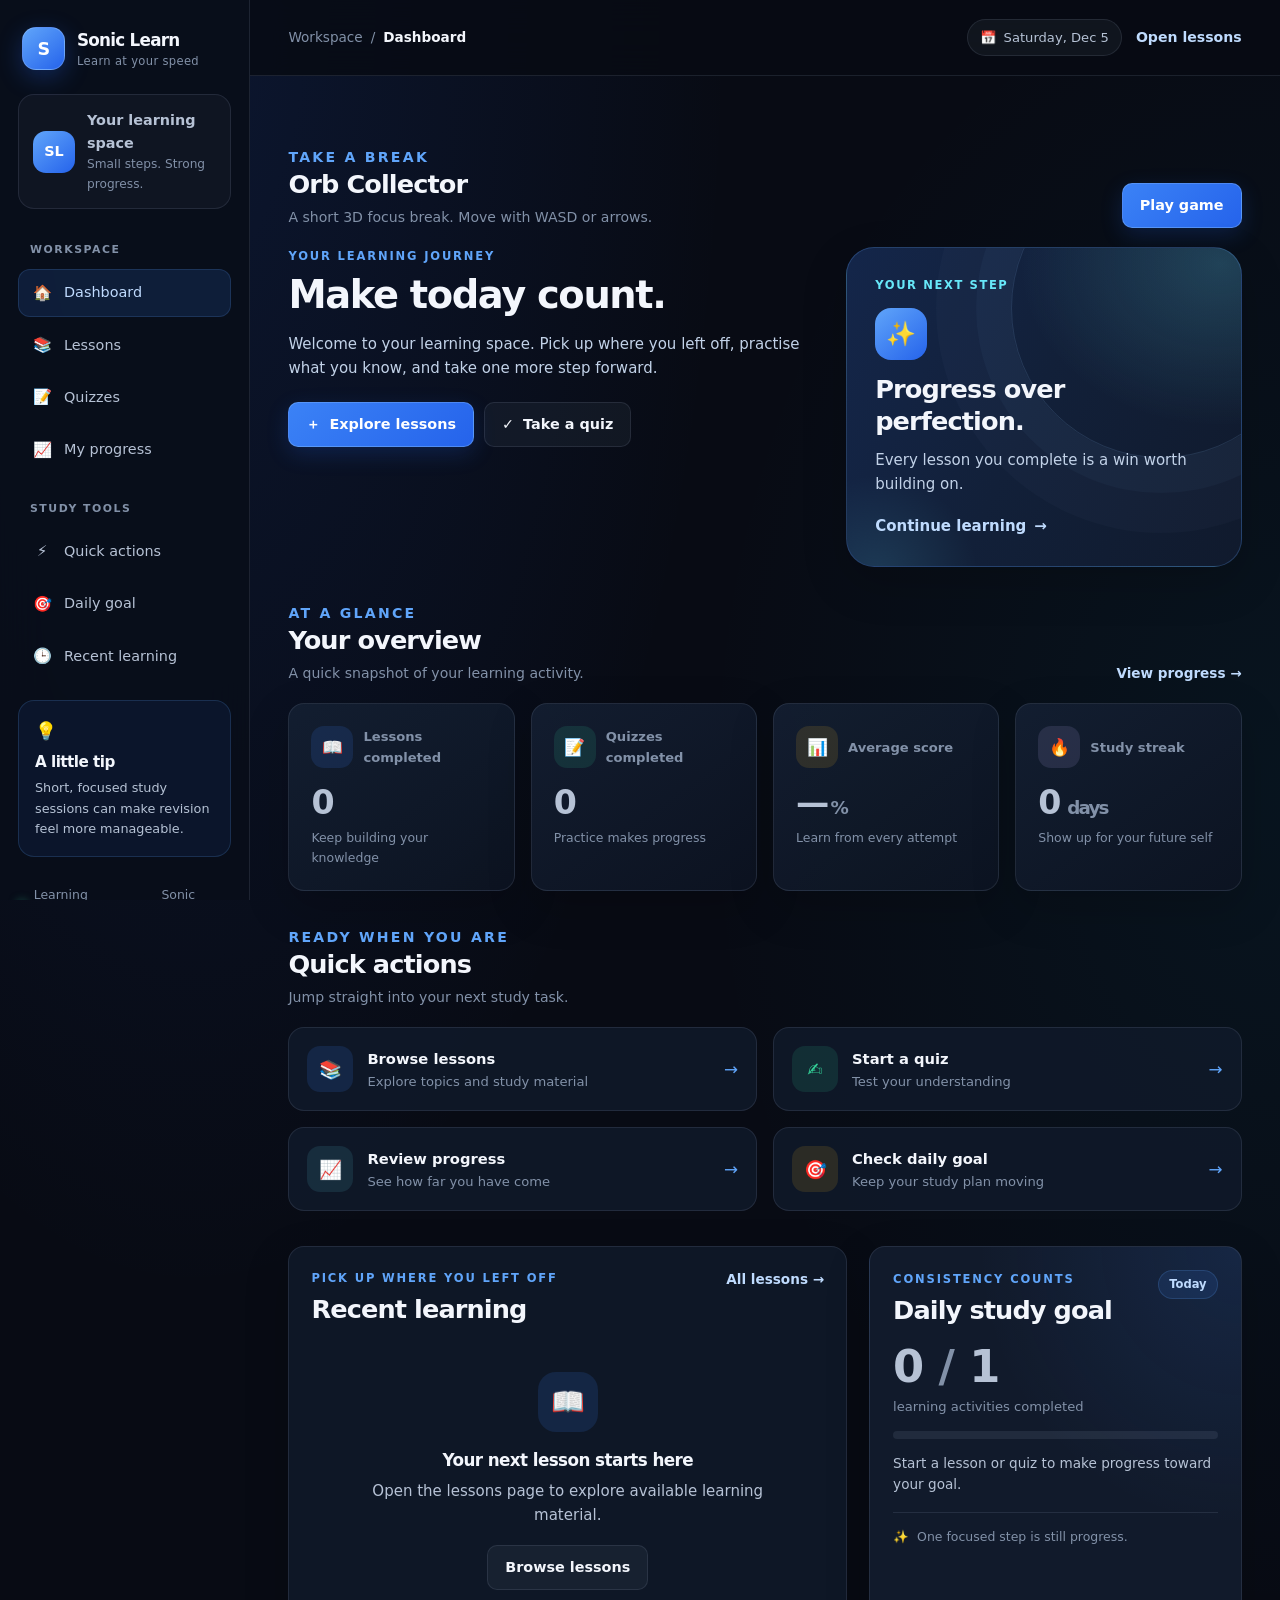
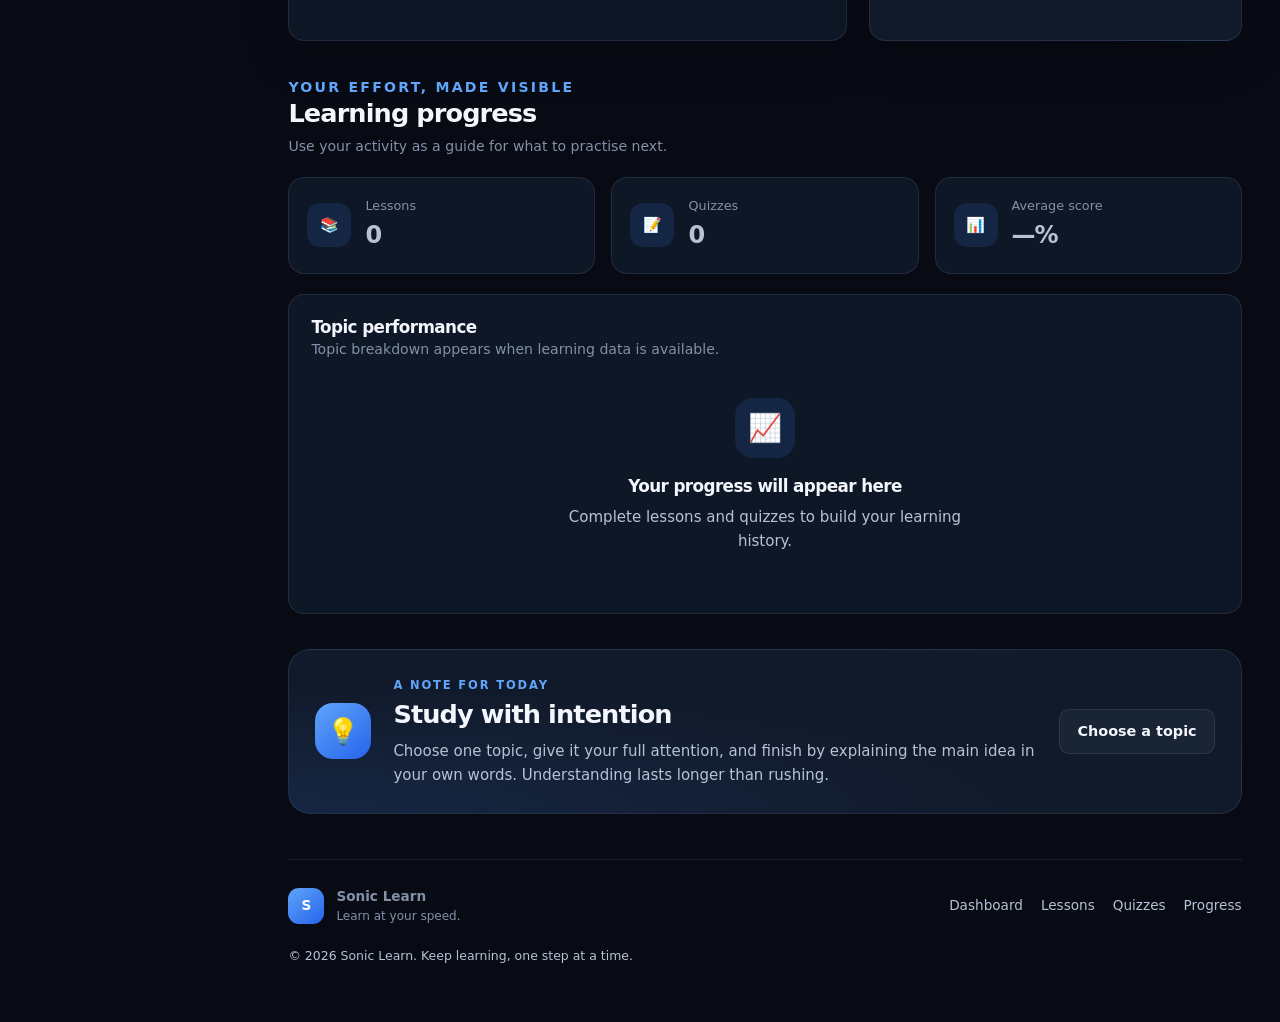
<file: index.html>
<!DOCTYPE html>
<html lang="en">
<head>
    <!--
        SONIC LEARN — Dashboard
        File: index.html
        Purpose: Main learning dashboard for the Sonic Learn web app.

        IMPORTANT PROJECT STRUCTURE
        --------------------------
       index.html
       css/style.css
       js/app.js
       js/progress.js
       js/lessons.js
       js/quiz.js
       lessons.html
       quiz.html
       lessons.json
       manifest.json
       sw.js

        Keep styling in css/style.css and application logic in js/app.js.
        This file intentionally contains no embedded CSS or JavaScript.
    -->
<!-- Readers, I am sorry but I really have to tell you that I am experiencing trouble picking a hackatime project-->
    <meta http-equiv="refresh" content="1000">
    <meta charset="UTF-8">
    <meta name="viewport" content="width=device-width, initial-scale=1.0">
    <meta name="color-scheme" content="dark">
    <meta name="theme-color" content="#10182f">

    <title>Sonic Learn — Your Personal Learning Dashboard</title>
    <meta
        name="description"
        content="Sonic Learn helps you study smarter with organised lessons, quick quizzes, revision goals, learning progress, and a focused study dashboard."
    >
    <meta
        name="keywords"
        content="Sonic Learn, study dashboard, online learning, revision, lessons, quizzes, student progress, study planner"
    >
    <link rel="icon" href="favicon.ico" sizes="32x32">
    <meta name="author" content="Sonic Learn">
    <meta name="robots" content="index, follow">
    <meta name="referrer" content="strict-origin-when-cross-origin">

    <!-- Open Graph metadata for sharing -->
    <meta property="og:type" content="website">
    <meta property="og:title" content="Sonic Learn — Your Personal Learning Dashboard">
    <meta
        property="og:description"
        content="Organise lessons, practise with quizzes, set study goals, and keep track of your learning progress with Sonic Learn."
    >
    <meta property="og:site_name" content="Sonic Learn">

    <!-- Twitter/X sharing metadata -->
    <meta name="twitter:card" content="summary">
    <meta name="twitter:title" content="Sonic Learn — Your Personal Learning Dashboard">
    <meta
        name="twitter:description"
        content="A focused study dashboard for lessons, quizzes, goals, and learning progress."
    >

    <!-- Progressive Web App metadata -->
    <link rel="manifest" href="manifest.json">

    <!-- External stylesheet: keep all design rules in this file -->
    <link rel="stylesheet" href="css/style.css">
    <link rel="stylesheet" href="css/game.css">

    <!-- No favicon path is declared until a real icon file exists in the repository. -->

    <!-- Application logic loads after the HTML has been parsed. -->
    <script src="js/app.js" defer></script>
    <script src="js/progress.js" defer></script>
    <script src="js/game.js" defer></script>
</head>


    <!--
        ACCESSIBILITY NOTES
        - Landmarks and headings help screen-reader navigation.
        - Interactive controls use native buttons and links.
        - Dynamic values have stable IDs for js/app.js.
        - Decorative symbols are hidden from assistive technology.
    -->
<body>
    <!-- Accessibility: skip directly to the main page content. -->
    <a class="skip-link" href="#main-content">Skip to main content</a>

    <!-- Shared app shell -->
    <div class="app-shell" id="app-shell">
        <!-- Mobile backdrop used when the navigation drawer is open. -->
        <button
            class="sidebar-backdrop"
            id="sidebar-backdrop"
            type="button"
            aria-label="Close navigation menu"
            tabindex="-1"
            hidden
        ></button>

        <!-- Primary sidebar navigation -->
        <aside class="sidebar" id="sidebar" aria-label="Main sidebar">
            <div class="sidebar-header">
                <a class="brand" href="index.html" aria-label="Sonic Learn home">
                    <span class="brand-mark" aria-hidden="true">S</span>
                    <span class="brand-copy">
                        <span class="brand-name">Sonic Learn</span>
                        <span class="brand-tagline">Learn at your speed</span>
                    </span>
                </a>

                <button
                    class="icon-button sidebar-close"
                    id="sidebar-close"
                    type="button"
                    aria-label="Close navigation"
                >
                    <span aria-hidden="true">&times;</span>
                </button>
            </div>

            <div class="sidebar-profile" aria-label="Learning profile">
                <div class="profile-avatar" aria-hidden="true">SL</div>
                <div class="profile-copy">
                    <p class="profile-name" id="profile-name">Your learning space</p>
                    <p class="profile-caption">Small steps. Strong progress.</p>
                </div>
            </div>

            <nav class="navigation" aria-label="Main navigation">
                <p class="nav-heading">Workspace</p>
                <a class="nav-link active" href="index.html" aria-current="page">
                    <span class="nav-icon" aria-hidden="true">🏠</span>
                    <span>Dashboard</span>
                </a>
                <a class="nav-link" href="lessons.html">
                    <span class="nav-icon" aria-hidden="true">📚</span>
                    <span>Lessons</span>
                </a>
                <a class="nav-link" href="quiz.html">
                    <span class="nav-icon" aria-hidden="true">📝</span>
                    <span>Quizzes</span>
                </a>
                <a class="nav-link" href="#progress-section" id="progress-nav">
                    <span class="nav-icon" aria-hidden="true">📈</span>
                    <span>My progress</span>
                </a>

                <p class="nav-heading nav-heading-spaced">Study tools</p>
                <a class="nav-link" href="#quick-actions">
                    <span class="nav-icon" aria-hidden="true">⚡</span>
                    <span>Quick actions</span>
                </a>
                <a class="nav-link" href="#goal-panel">
                    <span class="nav-icon" aria-hidden="true">🎯</span>
                    <span>Daily goal</span>
                </a>
                <a class="nav-link" href="#recent-learning">
                    <span class="nav-icon" aria-hidden="true">🕒</span>
                    <span>Recent learning</span>
                </a>
            </nav>

            <div class="sidebar-spacer" aria-hidden="true"></div>

            <section class="sidebar-tip" aria-labelledby="sidebar-tip-title">
                <div class="sidebar-tip-icon" aria-hidden="true">💡</div>
                <h2 id="sidebar-tip-title">A little tip</h2>
                <p>Short, focused study sessions can make revision feel more manageable.</p>
            </section>

            <div class="sidebar-footer">
                <span class="status-dot" aria-hidden="true"></span>
                <span>Learning workspace</span>
                <span class="sidebar-version">Sonic Learn</span>
            </div>
        </aside>

        <!-- Main page column -->
        <div class="main-column">
            <!-- Top application bar -->
            <header class="topbar">
                <div class="topbar-left">
                    <button
                        class="icon-button menu-toggle"
                        id="menu-toggle"
                        type="button"
                        aria-controls="sidebar"
                        aria-expanded="false"
                        aria-label="Open navigation menu"
                    >
                        <span aria-hidden="true">☰</span>
                    </button>

                    <div class="breadcrumb" aria-label="Breadcrumb">
                        <span class="breadcrumb-muted">Workspace</span>
                        <span aria-hidden="true">/</span>
                        <span class="breadcrumb-current">Dashboard</span>
                    </div>
                </div>

                <div class="topbar-right">
                    <div class="today-label">
                        <span class="today-label-icon" aria-hidden="true">📅</span>
                        <time id="today-date" datetime="">Today</time>
                    </div>
                    <a class="topbar-link" href="lessons.html">Open lessons</a>
                </div>
            </header>

            <!-- Main content -->
            <main class="main-content" id="main-content" tabindex="-1">
                <div class="page-content">
 <!-- ============ MINI-GAME: ORB COLLECTOR ============ -->
<section class="dashboard-section game-section" id="game-section" aria-labelledby="game-title">
    <div class="section-heading">
        <div>
            <p class="eyebrow">TAKE A BREAK</p>
            <h2 id="game-title">Orb Collector</h2>
            <p class="section-description">A short 3D focus break. Move with WASD or arrows.</p>
        </div>
        <button class="button button-primary" id="game-launch" type="button">
            Play game
        </button>
    </div>

    <div class="game-shell" id="game-shell" hidden>
        <div class="game-frame">
            <canvas id="game-canvas" aria-label="Orb Collector 3D game canvas"></canvas>

            <div class="game-hud" aria-hidden="true">
                <div class="game-hud-item">
                    <span class="game-hud-label">Score</span>
                    <span class="game-hud-value" id="game-score">0</span>
                </div>
                <div class="game-hud-item">
                    <span class="game-hud-label">Time</span>
                    <span class="game-hud-value" id="game-time">30</span>
                </div>
            </div>

            <div class="game-overlay" id="game-overlay">
                <div class="game-overlay-card">
                    <p class="eyebrow" id="game-overlay-eyebrow">READY?</p>
                    <h3 id="game-overlay-title">Collect the glowing orbs</h3>
                    <p id="game-overlay-text">
                        Use <strong>WASD</strong> or the <strong>arrow keys</strong> to move.
                        Grab as many orbs as you can in 30 seconds.
                    </p>
                    <div class="game-overlay-actions">
                                        <button class="button button-primary" id="game-start" type="button">
                                            Start
                                            </button>
                                            <button class="button button-secondary" id="game-close" type="button">
                                            Close
                                            </button>
                                        </div>
                                    </div>
                                </div>
                            </div>
                        </div>
                    </section>         
                    <!-- Welcome / hero -->
                    <section class="welcome-section" aria-labelledby="welcome-title">
                        <div class="welcome-copy">
                            <p class="eyebrow">YOUR LEARNING JOURNEY</p>
                            <h1 id="welcome-title">Make today count.</h1>
                            <p class="welcome-description">
                                Welcome to your learning space. Pick up where you left off,
                                practise what you know, and take one more step forward.
                            </p>
                            <div class="welcome-actions">
                                <a class="button button-primary" href="lessons.html">
                                    <span aria-hidden="true">＋</span>
                                    <span>Explore lessons</span>
                                </a>
                                <a class="button button-secondary" href="quiz.html">
                                    <span aria-hidden="true">✓</span>
                                    <span>Take a quiz</span>
                                </a>
                            </div>
                        </div>

                        <div class="hero-card" aria-label="Study encouragement">
                            <div class="hero-decoration hero-decoration-one" aria-hidden="true"></div>
                            <div class="hero-decoration hero-decoration-two" aria-hidden="true"></div>
                            <div class="hero-card-content">
                                <span class="hero-label">YOUR NEXT STEP</span>
                                <div class="hero-symbol" aria-hidden="true">✨</div>
                                <h2>Progress over perfection.</h2>
                                <p>Every lesson you complete is a win worth building on.</p>
                                <a class="hero-link" href="#recent-learning">
                                    Continue learning
                                    <span aria-hidden="true">→</span>
                                </a>
                            </div>
                        </div>
                    </section>

                    <!--
                        These are display targets, not hard-coded analytics.
                        js/app.js should populate them from real local app data.
                        Use a dash or zero when no user activity exists.
                    -->
                    <!-- Dashboard statistics -->
                    <section class="dashboard-section" aria-labelledby="overview-title">
                        <div class="section-heading">
                            <div>
                                <p class="eyebrow">AT A GLANCE</p>
                                <h2 id="overview-title">Your overview</h2>
                                <p class="section-description">
                                    A quick snapshot of your learning activity.
                                </p>
                            </div>
                            <a class="text-link" href="#progress-section">View progress <span aria-hidden="true">→</span></a>
                        </div>

                        <div class="stats-grid">
                            <article class="stat-card stat-card-lessons">
                                <div class="stat-card-top">
                                    <span class="stat-icon" aria-hidden="true">📖</span>
                                    <span class="stat-label">Lessons completed</span>
                                </div>
                                <p class="stat-value" id="lessons-completed" aria-live="polite">0</p>
                                <p class="stat-footnote">Keep building your knowledge</p>
                            </article>

                            <article class="stat-card stat-card-quizzes">
                                <div class="stat-card-top">
                                    <span class="stat-icon" aria-hidden="true">📝</span>
                                    <span class="stat-label">Quizzes completed</span>
                                </div>
                                <p class="stat-value" id="quizzes-completed" aria-live="polite">0</p>
                                <p class="stat-footnote">Practice makes progress</p>
                            </article>

                            <article class="stat-card stat-card-score">
                                <div class="stat-card-top">
                                    <span class="stat-icon" aria-hidden="true">📊</span>
                                    <span class="stat-label">Average score</span>
                                </div>
                                <p class="stat-value"><span id="average-score">—</span><span class="stat-unit">%</span></p>
                                <p class="stat-footnote">Learn from every attempt</p>
                            </article>

                            <article class="stat-card stat-card-streak">
                                <div class="stat-card-top">
                                    <span class="stat-icon" aria-hidden="true">🔥</span>
                                    <span class="stat-label">Study streak</span>
                                </div>
                                <p class="stat-value"><span id="study-streak">0</span><span class="stat-unit"> days</span></p>
                                <p class="stat-footnote">Show up for your future self</p>
                            </article>
                        </div>
                    </section>

                    <!--
                        The .quick-action cards are links for fast navigation.
                        Their pill / semicircle ends are controlled in css/style.css.
                        Keep CSS out of this HTML file to preserve the project structure.
                    -->
                    <!-- Quick actions -->
                    <section class="dashboard-section quick-actions-section" id="quick-actions" aria-labelledby="quick-actions-title">
                        <div class="section-heading">
                            <div>
                                <p class="eyebrow">READY WHEN YOU ARE</p>
                                <h2 id="quick-actions-title">Quick actions</h2>
                                <p class="section-description">Jump straight into your next study task.</p>
                            </div>
                        </div>

                        <div class="quick-actions-grid">
                            <a class="quick-action quick-action-lessons" href="lessons.html">
                                <span class="quick-action-icon" aria-hidden="true">📚</span>
                                <span class="quick-action-copy">
                                    <span class="quick-action-title">Browse lessons</span>
                                    <span class="quick-action-description">Explore topics and study material</span>
                                </span>
                                <span class="quick-action-arrow" aria-hidden="true">→</span>
                            </a>

                            <a class="quick-action quick-action-quiz" href="quiz.html">
                                <span class="quick-action-icon" aria-hidden="true">✍️</span>
                                <span class="quick-action-copy">
                                    <span class="quick-action-title">Start a quiz</span>
                                    <span class="quick-action-description">Test your understanding</span>
                                </span>
                                <span class="quick-action-arrow" aria-hidden="true">→</span>
                            </a>

                            <a class="quick-action quick-action-progress" href="#progress-section" id="view-progress">
                                <span class="quick-action-icon" aria-hidden="true">📈</span>
                                <span class="quick-action-copy">
                                    <span class="quick-action-title">Review progress</span>
                                    <span class="quick-action-description">See how far you have come</span>
                                </span>
                                <span class="quick-action-arrow" aria-hidden="true">→</span>
                            </a>

                            <a class="quick-action quick-action-goal" href="#goal-panel">
                                <span class="quick-action-icon" aria-hidden="true">🎯</span>
                                <span class="quick-action-copy">
                                    <span class="quick-action-title">Check daily goal</span>
                                    <span class="quick-action-description">Keep your study plan moving</span>
                                </span>
                                <span class="quick-action-arrow" aria-hidden="true">→</span>
                            </a>
                        </div>
                    </section>

                    <!--
                        Recent learning should show real saved lesson history when available.
                        The empty state remains useful before a learner has started.
                    -->
                    <!-- Main content grid: recent learning and daily goal -->
                    <div class="content-grid">
                        <section class="content-panel recent-learning-panel" id="recent-learning" aria-labelledby="recent-learning-title">
                            <div class="panel-heading">
                                <div>
                                    <p class="eyebrow">PICK UP WHERE YOU LEFT OFF</p>
                                    <h2 id="recent-learning-title">Recent learning</h2>
                                </div>
                                <a class="text-link" href="lessons.html">All lessons <span aria-hidden="true">→</span></a>
                            </div>

                            <div class="recent-lessons-list" id="recent-lessons" aria-live="polite" aria-busy="false">
                                <div class="empty-state">
                                    <span class="empty-state-icon" aria-hidden="true">📖</span>
                                    <h3>Your next lesson starts here</h3>
                                    <p>Open the lessons page to explore available learning material.</p>
                                    <a class="button button-secondary" href="lessons.html">Browse lessons</a>
                                </div>
                            </div>

                            <noscript>
                                <p class="notice">
                                    JavaScript is turned off. You can still open the lessons and quiz pages
                                    using the links above.
                                </p>
                            </noscript>
                        </section>

                        <section class="content-panel goal-panel" id="goal-panel" aria-labelledby="goal-title">
                            <div class="panel-heading">
                                <div>
                                    <p class="eyebrow">CONSISTENCY COUNTS</p>
                                    <h2 id="goal-title">Daily study goal</h2>
                                </div>
                                <span class="goal-badge" aria-label="Daily target">Today</span>
                            </div>

                            <div class="goal-summary">
                                <p class="goal-number">
                                    <span id="goal-completed">0</span>
                                    <span class="goal-divider" aria-hidden="true">/</span>
                                    <span id="goal-target">1</span>
                                </p>
                                <p class="goal-unit">learning activities completed</p>
                            </div>

                            <div
                                class="goal-progressbar"
                                id="goal-progressbar"
                                role="progressbar"
                                aria-label="Daily study goal progress"
                                aria-valuemin="0"
                                aria-valuemax="1"
                                aria-valuenow="0"
                            >
                                <div class="goal-progress-fill" id="goal-progress-fill"></div>
                            </div>

                            <p class="goal-message" id="goal-message" aria-live="polite">
                                Start a lesson or quiz to make progress toward your goal.
                            </p>

                            <div class="goal-footer">
                                <span class="goal-footer-icon" aria-hidden="true">✨</span>
                                <span>One focused step is still progress.</span>
                            </div>
                        </section>
                    </div>

                    <!--
                        Keep the IDs in this section aligned with js/app.js.
                        Do not display fabricated topic scores or activity totals.
                    -->
                    <!-- Detailed progress section -->
                    <section class="dashboard-section progress-section" id="progress-section" aria-labelledby="progress-title">
                        <div class="section-heading">
                            <div>
                                <p class="eyebrow">YOUR EFFORT, MADE VISIBLE</p>
                                <h2 id="progress-title">Learning progress</h2>
                                <p class="section-description">
                                    Use your activity as a guide for what to practise next.
                                </p>
                            </div>
                        </div>

                        <div class="progress-summary-grid" id="progress-summary">
                            <article class="progress-summary-card">
                                <span class="progress-summary-icon" aria-hidden="true">📚</span>
                                <div>
                                    <p class="progress-summary-label">Lessons</p>
                                    <p class="progress-summary-value" id="progress-lessons-value">0</p>
                                </div>
                            </article>
                            <article class="progress-summary-card">
                                <span class="progress-summary-icon" aria-hidden="true">📝</span>
                                <div>
                                    <p class="progress-summary-label">Quizzes</p>
                                    <p class="progress-summary-value" id="progress-quizzes-value">0</p>
                                </div>
                            </article>
                            <article class="progress-summary-card">
                                <span class="progress-summary-icon" aria-hidden="true">📊</span>
                                <div>
                                    <p class="progress-summary-label">Average score</p>
                                    <p class="progress-summary-value"><span id="progress-average-value">—</span>%</p>
                                </div>
                            </article>
                        </div>

                        <div class="topic-performance-panel">
                            <div class="panel-heading">
                                <div>
                                    <h3>Topic performance</h3>
                                    <p class="section-description">
                                        Topic breakdown appears when learning data is available.
                                    </p>
                                </div>
                            </div>
                            <div class="topic-performance" id="topic-performance" aria-live="polite">
                                <div class="empty-state empty-state-compact">
                                    <span class="empty-state-icon" aria-hidden="true">📈</span>
                                    <h3>Your progress will appear here</h3>
                                    <p>Complete lessons and quizzes to build your learning history.</p>
                                </div>
                            </div>
                        </div>
                    </section>

                    <!-- Study guidance -->
                    <section class="dashboard-section study-guidance" aria-labelledby="study-guidance-title">
                        <div class="guidance-card">
                            <div class="guidance-icon" aria-hidden="true">💡</div>
                            <div class="guidance-copy">
                                <p class="eyebrow">A NOTE FOR TODAY</p>
                                <h2 id="study-guidance-title">Study with intention</h2>
                                <p>
                                    Choose one topic, give it your full attention, and finish by explaining
                                    the main idea in your own words. Understanding lasts longer than rushing.
                                </p>
                            </div>
                            <a class="button button-secondary" href="lessons.html">Choose a topic</a>
                        </div>
                    </section>

                    <!-- Footer: primary routes repeated for convenient navigation. -->
                    <!-- Footer links -->
                    <footer class="page-footer">
                        <div class="footer-brand">
                            <span class="footer-brand-mark" aria-hidden="true">S</span>
                            <span>
                                <strong>Sonic Learn</strong>
                                <span class="footer-tagline">Learn at your speed.</span>
                            </span>
                        </div>

                        <nav class="footer-navigation" aria-label="Footer navigation">
                            <a href="index.html">Dashboard</a>
                            <a href="lessons.html">Lessons</a>
                            <a href="quiz.html">Quizzes</a>
                            <a href="#progress-section">Progress</a>
                        </nav>

                        <p class="footer-copyright">
                            <span>&copy;</span>
                            <span id="footer-year">2026</span>
                            Sonic Learn. Keep learning, one step at a time.
                        </p>
                    </footer>
                </div>
            </main>
        </div>
    </div>

    <!-- Optional fallback announcement target for app.js accessibility messages. -->
    <div class="visually-hidden" id="app-announcer" role="status" aria-live="polite" aria-atomic="true"></div>

</body>
</html>
</file>
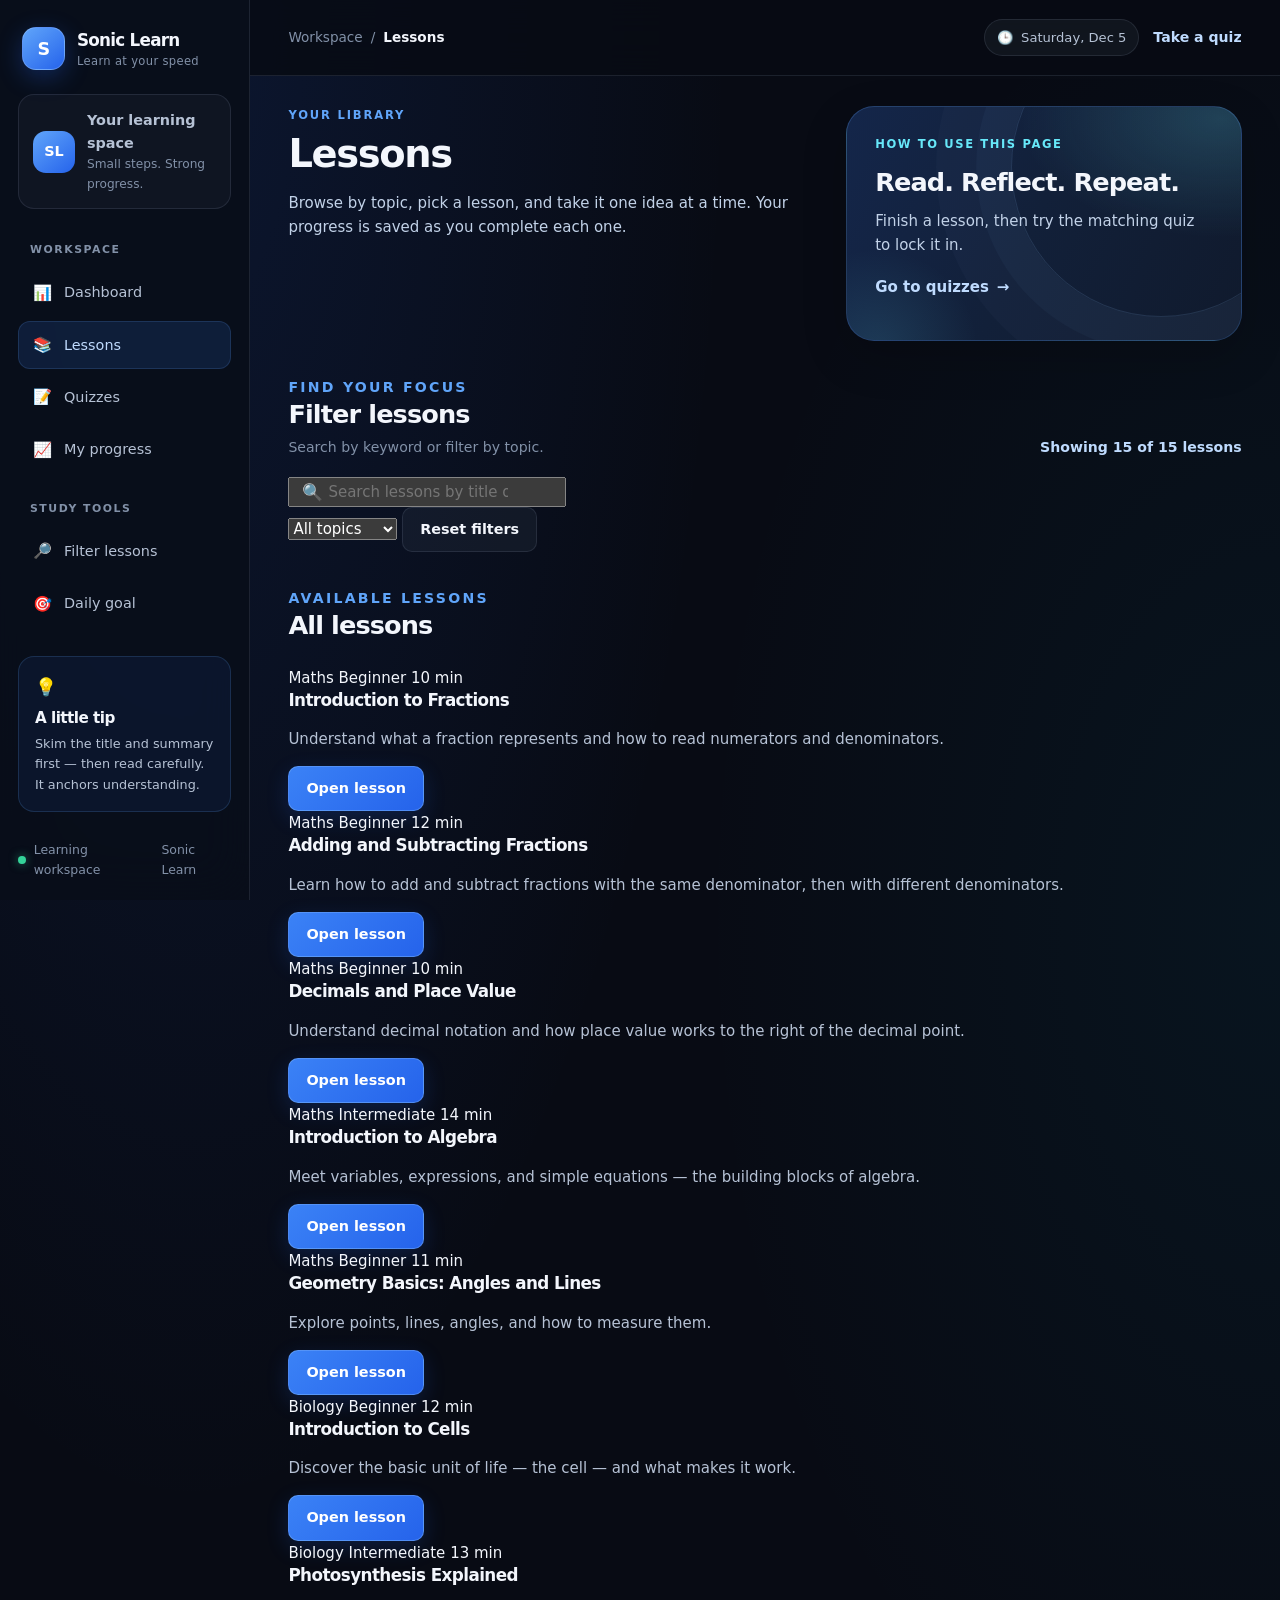
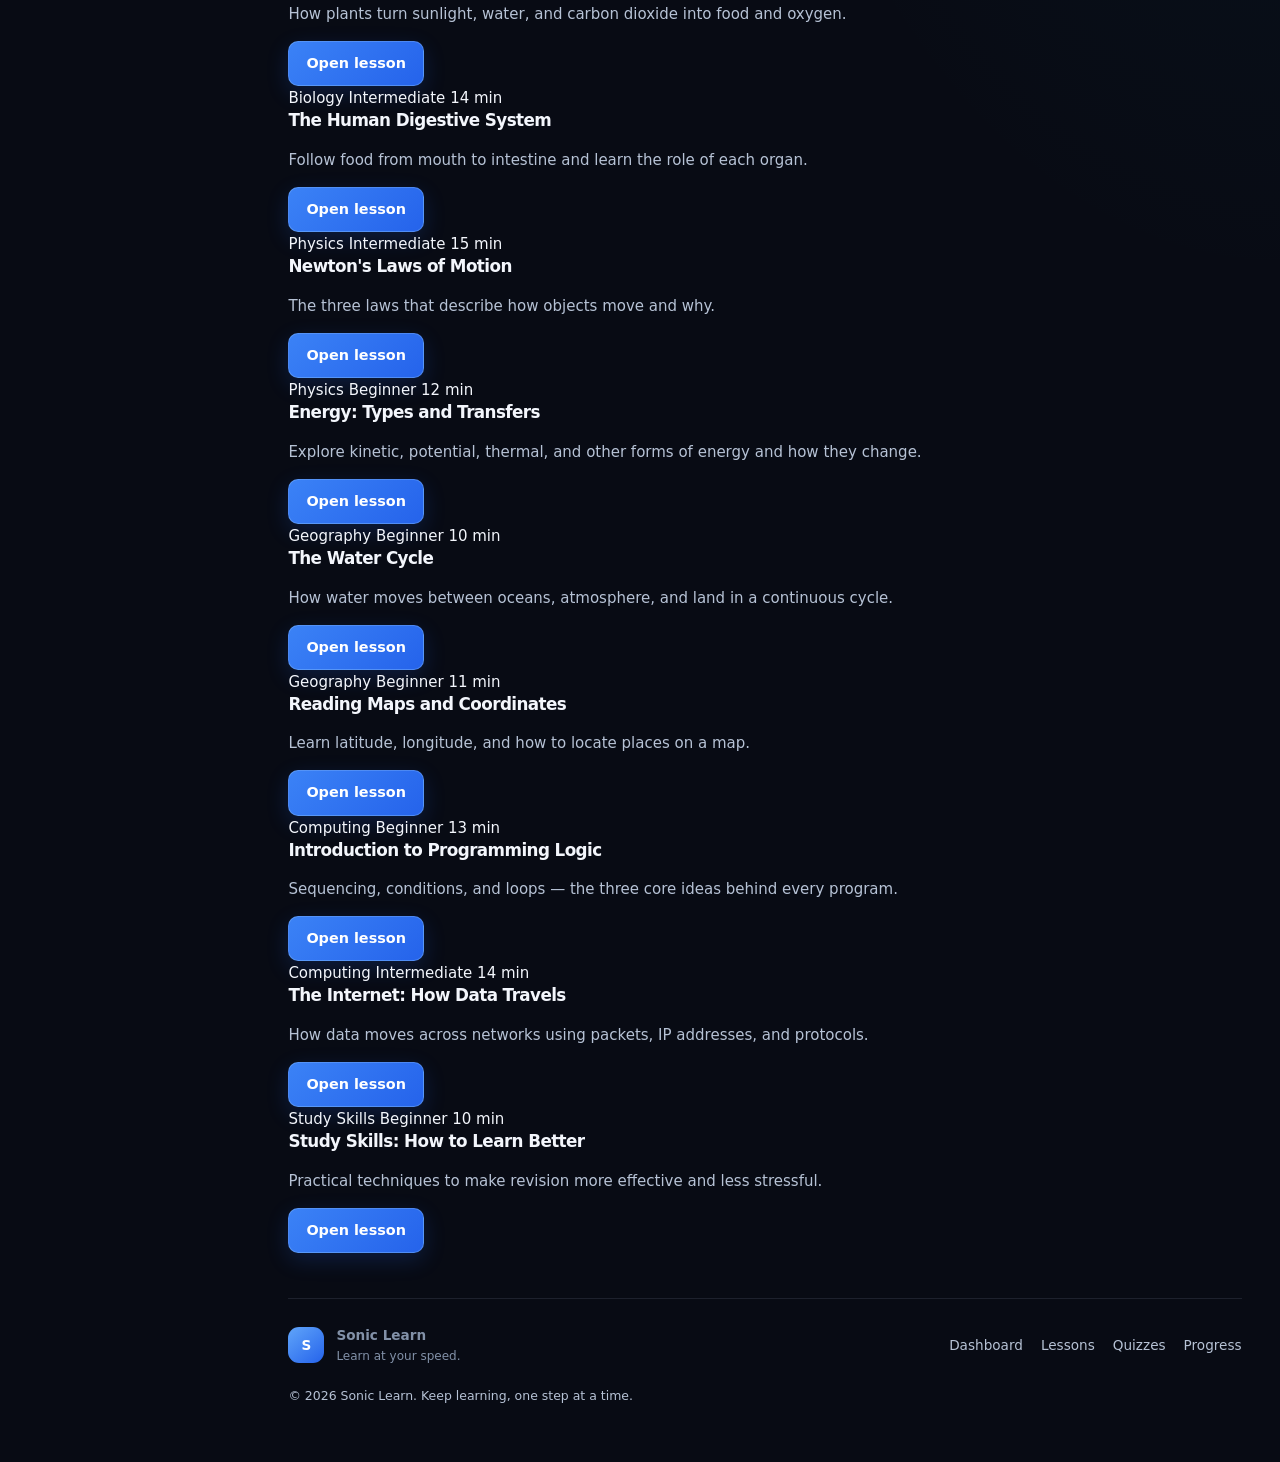
<file: lessons.html>
<!DOCTYPE html>
<html lang="en">
<head>
    <!--
        SONIC LEARN — Lessons
        File: lessons.html

        Project structure (do not change):
        index.html
        css/style.css
        js/app.js
        js/progress.js
        js/lessons.js
        js/quiz.js
        lessons.html
        quiz.html
        lessons.json
        manifest.json
        sw.js

        All styling lives in css/style.css.
        All behaviour lives in js/app.js + js/lessons.js.
        Lesson data is fetched from lessons.json.
    -->

    <meta charset="UTF-8">
    <meta name="viewport" content="width=device-width, initial-scale=1.0">
    <meta name="color-scheme" content="dark">
    <meta name="theme-color" content="#080b14">

    <title>Lessons — Sonic Learn</title>
    <meta name="description" content="Browse Sonic Learn lessons by topic, track your progress, and open a lesson to study.">
    <meta name="robots" content="index, follow">
    <meta name="referrer" content="strict-origin-when-cross-origin">

    <meta property="og:type" content="website">
    <meta property="og:title" content="Lessons — Sonic Learn">
    <meta property="og:description" content="Browse lessons by topic and keep your learning moving.">
    <meta property="og:site_name" content="Sonic Learn">

    <link rel="manifest" href="manifest.json">
    <link rel="stylesheet" href="css/style.css">
    <script src="js/app.js" defer></script>
    <script src="js/lessons.js" defer></script>
</head>

<body>
    <a class="skip-link" href="#main-content">Skip to main content</a>

    <div class="app-shell" id="app-shell">
        <button
            class="sidebar-backdrop"
            id="sidebar-backdrop"
            type="button"
            aria-label="Close navigation menu"
            tabindex="-1"
            hidden
        ></button>

        <aside class="sidebar" id="sidebar" aria-label="Main sidebar">
            <div class="sidebar-header">
                <a class="brand" href="index.html" aria-label="Sonic Learn home">
                    <span class="brand-mark" aria-hidden="true">S</span>
                    <span class="brand-copy">
                        <span class="brand-name">Sonic Learn</span>
                        <span class="brand-tagline">Learn at your speed</span>
                    </span>
                </a>
                <button
                    class="icon-button sidebar-close"
                    id="sidebar-close"
                    type="button"
                    aria-label="Close navigation"
                >
                    <span aria-hidden="true">&times;</span>
                </button>
            </div>

            <div class="sidebar-profile" aria-label="Learning profile">
                <div class="profile-avatar" aria-hidden="true">SL</div>
                <div class="profile-copy">
                    <p class="profile-name">Your learning space</p>
                    <p class="profile-caption">Small steps. Strong progress.</p>
                </div>
            </div>

            <nav class="navigation" aria-label="Main navigation">
                <p class="nav-heading">Workspace</p>
                <a class="nav-link" href="index.html">
                    <span class="nav-icon" aria-hidden="true">📊</span>
                    <span>Dashboard</span>
                </a>
                <a class="nav-link active" href="lessons.html" aria-current="page">
                    <span class="nav-icon" aria-hidden="true">📚</span>
                    <span>Lessons</span>
                </a>
                <a class="nav-link" href="quiz.html">
                    <span class="nav-icon" aria-hidden="true">📝</span>
                    <span>Quizzes</span>
                </a>
                <a class="nav-link" href="index.html#progress-section">
                    <span class="nav-icon" aria-hidden="true">📈</span>
                    <span>My progress</span>
                </a>

                <p class="nav-heading nav-heading-spaced">Study tools</p>
                <a class="nav-link" href="#lessons-toolbar">
                    <span class="nav-icon" aria-hidden="true">🔎</span>
                    <span>Filter lessons</span>
                </a>
                <a class="nav-link" href="index.html#goal-panel">
                    <span class="nav-icon" aria-hidden="true">🎯</span>
                    <span>Daily goal</span>
                </a>
            </nav>

            <div class="sidebar-spacer" aria-hidden="true"></div>

            <section class="sidebar-tip" aria-labelledby="sidebar-tip-title">
                <div class="sidebar-tip-icon" aria-hidden="true">💡</div>
                <h2 id="sidebar-tip-title">A little tip</h2>
                <p>Skim the title and summary first — then read carefully. It anchors understanding.</p>
            </section>

            <div class="sidebar-footer">
                <span class="status-dot" aria-hidden="true"></span>
                <span>Learning workspace</span>
                <span class="sidebar-version">Sonic Learn</span>
            </div>
        </aside>

        <div class="main-column">
            <header class="topbar">
                <div class="topbar-left">
                    <button
                        class="icon-button menu-toggle"
                        id="menu-toggle"
                        type="button"
                        aria-controls="sidebar"
                        aria-expanded="false"
                        aria-label="Open navigation menu"
                    >
                        <span aria-hidden="true">☰</span>
                    </button>
                    <div class="breadcrumb" aria-label="Breadcrumb">
                        <a class="breadcrumb-muted" href="index.html">Workspace</a>
                        <span aria-hidden="true">/</span>
                        <span class="breadcrumb-current">Lessons</span>
                    </div>
                </div>

                <div class="topbar-right">
                    <div class="today-label">
                        <span class="today-label-icon" aria-hidden="true">🕒</span>
                        <time id="today-date" datetime="">Today</time>
                    </div>
                    <a class="topbar-link" href="quiz.html">Take a quiz</a>
                </div>
            </header>

            <main class="main-content" id="main-content" tabindex="-1">
                <div class="page-content">

                    <!-- ============ PAGE HEADER ============ -->
                    <section class="welcome-section welcome-section-compact" aria-labelledby="lessons-title">
                        <div class="welcome-copy">
                            <p class="eyebrow">YOUR LIBRARY</p>
                            <h1 id="lessons-title">Lessons</h1>
                            <p class="welcome-description">
                                Browse by topic, pick a lesson, and take it one idea at a time.
                                Your progress is saved as you complete each one.
                            </p>
                        </div>

                        <div class="hero-card hero-card-tight" aria-label="Study tip">
                            <div class="hero-decoration hero-decoration-one" aria-hidden="true"></div>
                            <div class="hero-decoration hero-decoration-two" aria-hidden="true"></div>
                            <div class="hero-card-content">
                                <span class="hero-label">HOW TO USE THIS PAGE</span>
                                <h2>Read. Reflect. Repeat.</h2>
                                <p>Finish a lesson, then try the matching quiz to lock it in.</p>
                                <a class="hero-link" href="quiz.html">
                                    Go to quizzes
                                    <span aria-hidden="true">→</span>
                                </a>
                            </div>
                        </div>
                    </section>

                    <!-- ============ TOOLBAR ============ -->
                    <section class="dashboard-section" id="lessons-toolbar" aria-labelledby="lessons-toolbar-title">
                        <div class="section-heading">
                            <div>
                                <p class="eyebrow">FIND YOUR FOCUS</p>
                                <h2 id="lessons-toolbar-title">Filter lessons</h2>
                                <p class="section-description">Search by keyword or filter by topic.</p>
                            </div>
                            <p class="text-link" id="lessons-count" aria-live="polite">Loading lessons…</p>
                        </div>

                        <div class="toolbar" role="search">
                            <div class="search-box search-box-interactive">
                                <label class="visually-hidden" for="lessons-search">Search lessons</label>
                                <span class="search-box-icon" aria-hidden="true">🔍</span>
                                <input
                                    id="lessons-search"
                                    class="input input-with-icon"
                                    type="search"
                                    placeholder="Search lessons by title or keyword"
                                    autocomplete="off"
                                    enterkeyhint="search"
                                    spellcheck="false"
                                >
                                <button
                                    class="search-clear"
                                    id="lessons-search-clear"
                                    type="button"
                                    aria-label="Clear search"
                                    hidden
                                >
                                    <span aria-hidden="true">&times;</span>
                                </button>
                            </div>

                            <label class="visually-hidden" for="lessons-topic">Filter by topic</label>
                            <select id="lessons-topic" class="input">
                                <option value="">All topics</option>
                            </select>

                            <button class="button button-secondary" id="lessons-reset" type="button">
                                Reset filters
                            </button>
                        </div>
                    </section>

                    <!-- ============ LESSONS GRID ============ -->
                    <section class="dashboard-section" aria-labelledby="lessons-list-title">
                        <div class="section-heading">
                            <div>
                                <p class="eyebrow">AVAILABLE LESSONS</p>
                                <h2 id="lessons-list-title">All lessons</h2>
                            </div>
                        </div>

                        <div
                            class="lessons-grid"
                            id="lessons-list"
                            aria-live="polite"
                            aria-busy="true"
                        >
                            <!-- Populated by js/lessons.js from lessons.json -->
                            <div class="empty-state">
                                <span class="empty-state-icon" aria-hidden="true">📚</span>
                                <h3>Loading lessons…</h3>
                                <p>Fetching lesson data from lessons.json.</p>
                            </div>
                        </div>

                        <noscript>
                            <p class="notice">
                                JavaScript is turned off. Lessons cannot be loaded from lessons.json
                                without it. Please enable JavaScript to browse lessons.
                            </p>
                        </noscript>
                    </section>

                    <!-- ============ LESSON READER ============ -->
                    <section
                        class="dashboard-section lesson-reader"
                        id="lesson-reader"
                        aria-live="polite"
                        hidden
                    ></section>

                    <!-- ============ FOOTER ============ -->
                    <footer class="page-footer">
                        <div class="footer-brand">
                            <span class="footer-brand-mark" aria-hidden="true">S</span>
                            <span>
                                <strong>Sonic Learn</strong>
                                <span class="footer-tagline">Learn at your speed.</span>
                            </span>
                        </div>

                        <nav class="footer-navigation" aria-label="Footer navigation">
                            <a href="index.html">Dashboard</a>
                            <a href="lessons.html">Lessons</a>
                            <a href="quiz.html">Quizzes</a>
                            <a href="index.html#progress-section">Progress</a>
                        </nav>

                        <p class="footer-copyright">
                            <span>&copy;</span>
                            <span id="footer-year">2026</span>
                            Sonic Learn. Keep learning, one step at a time.
                        </p>
                    </footer>
                </div>
            </main>
        </div>
    </div>

    <div class="visually-hidden" id="app-announcer" role="status" aria-live="polite" aria-atomic="true"></div>
</body>
</html>
</file>
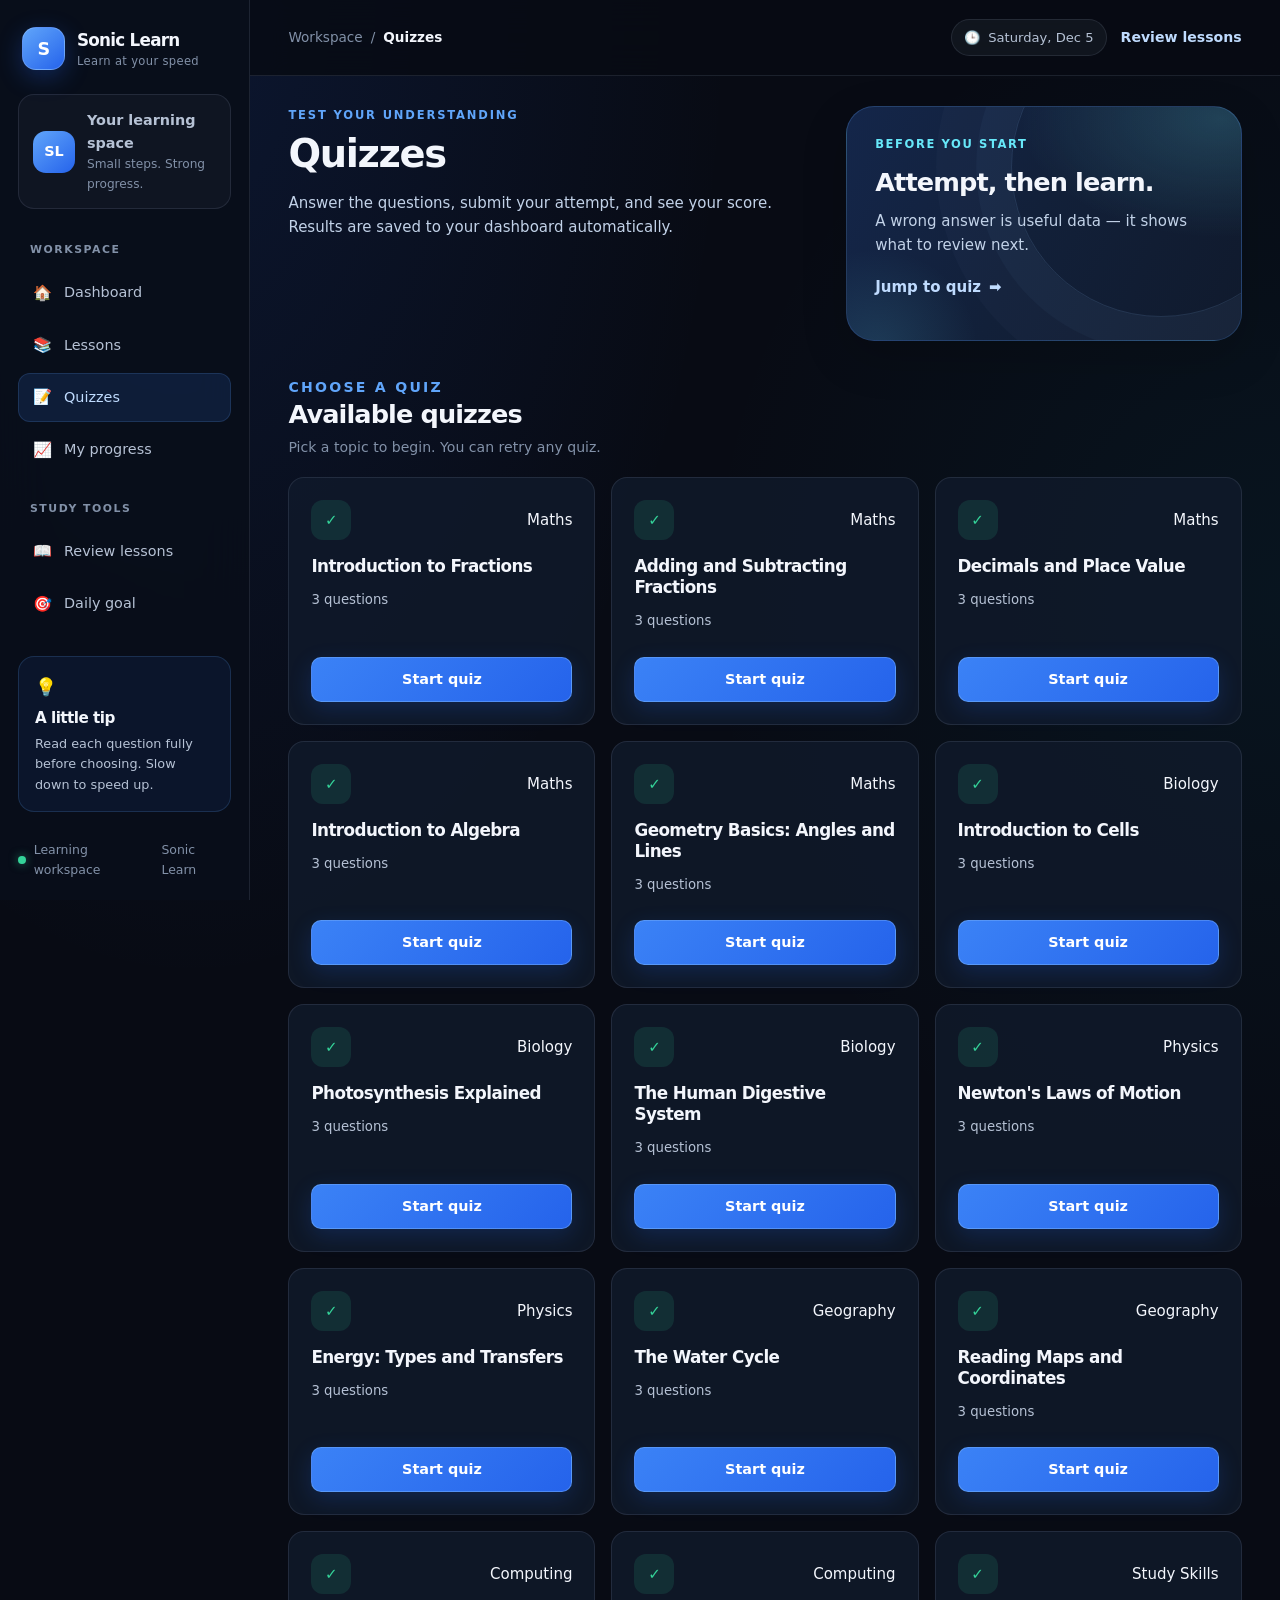
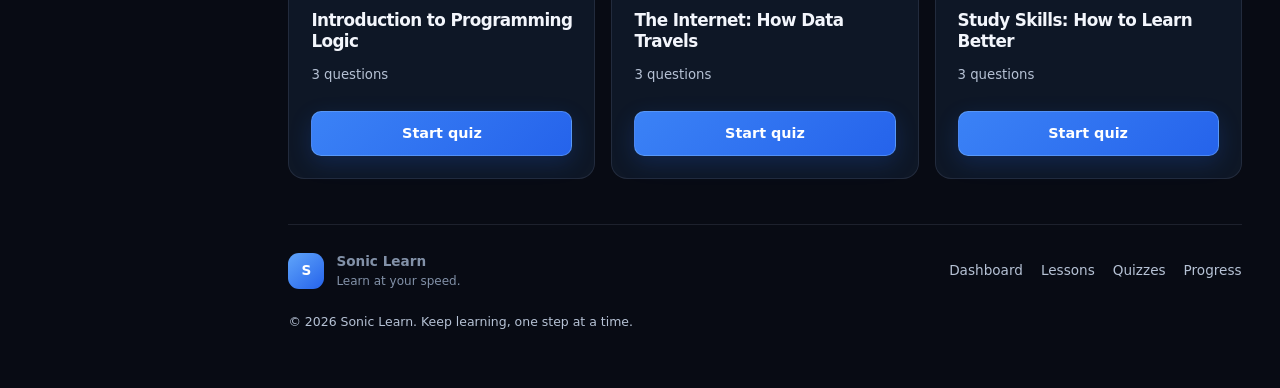
<file: quiz.html>
<!DOCTYPE html>
<html lang="en">
<head>
    <!--
        SONIC LEARN — Quizzes
        File: quiz.html

        Project structure (do not change):
        index.html
        css/style.css
        js/app.js
        lessons.html
        quiz.html
        lessons.json
        manifest.json
        sw.js

        All styling lives in css/style.css.
        All behaviour lives in js/app.js.
    -->
<link rel="icon" href="favicon.ico" sizes="32x32">
    <meta charset="UTF-8">
    <meta name="viewport" content="width=device-width, initial-scale=1.0">
    <meta name="color-scheme" content="dark">
    <meta name="theme-color" content="#080b14">

    <title>Quizzes — Sonic Learn</title>
    <meta name="description" content="Take Sonic Learn quizzes, check your understanding, and see your scores saved to your dashboard.">
    <meta name="robots" content="index, follow">
    <meta name="referrer" content="strict-origin-when-cross-origin">

    <meta property="og:type" content="website">
    <meta property="og:title" content="Quizzes — Sonic Learn">
    <meta property="og:description" content="Test your understanding with quick quizzes and see your progress.">
    <meta property="og:site_name" content="Sonic Learn">

    <link rel="manifest" href="manifest.json">
    <link rel="stylesheet" href="css/style.css">
    <script src="js/app.js" defer></script>
    <script src="js/quiz.js" defer></script>
</head>

<body>
    <a class="skip-link" href="#main-content">Skip to main content</a>

    <div class="app-shell" id="app-shell">
        <button
            class="sidebar-backdrop"
            id="sidebar-backdrop"
            type="button"
            aria-label="Close navigation menu"
            tabindex="-1"
            hidden
        ></button>

        <aside class="sidebar" id="sidebar" aria-label="Main sidebar">
            <div class="sidebar-header">
                <a class="brand" href="index.html" aria-label="Sonic Learn home">
                    <span class="brand-mark" aria-hidden="true">S</span>
                    <span class="brand-copy">
                        <span class="brand-name">Sonic Learn</span>
                        <span class="brand-tagline">Learn at your speed</span>
                    </span>
                </a>
                <button
                    class="icon-button sidebar-close"
                    id="sidebar-close"
                    type="button"
                    aria-label="Close navigation"
                >
                    <span aria-hidden="true">&times;</span>
                </button>
            </div>

            <div class="sidebar-profile" aria-label="Learning profile">
                <div class="profile-avatar" aria-hidden="true">SL</div>
                <div class="profile-copy">
                    <p class="profile-name">Your learning space</p>
                    <p class="profile-caption">Small steps. Strong progress.</p>
                </div>
            </div>

            <nav class="navigation" aria-label="Main navigation">
                <p class="nav-heading">Workspace</p>
                <a class="nav-link" href="index.html">
                    <span class="nav-icon" aria-hidden="true">🏠</span>
                    <span>Dashboard</span>
                </a>
                <a class="nav-link" href="lessons.html">
                    <span class="nav-icon" aria-hidden="true">📚</span>
                    <span>Lessons</span>
                </a>
                <a class="nav-link active" href="quiz.html" aria-current="page">
                    <span class="nav-icon" aria-hidden="true">📝</span>
                    <span>Quizzes</span>
                </a>
                <a class="nav-link" href="index.html#progress-section">
                    <span class="nav-icon" aria-hidden="true">📈</span>
                    <span>My progress</span>
                </a>

                <p class="nav-heading nav-heading-spaced">Study tools</p>
                <a class="nav-link" href="lessons.html">
                    <span class="nav-icon" aria-hidden="true">📖</span>
                    <span>Review lessons</span>
                </a>
                <a class="nav-link" href="index.html#goal-panel">
                    <span class="nav-icon" aria-hidden="true">🎯</span>
                    <span>Daily goal</span>
                </a>
            </nav>

            <div class="sidebar-spacer" aria-hidden="true"></div>

            <section class="sidebar-tip" aria-labelledby="sidebar-tip-title">
                <div class="sidebar-tip-icon" aria-hidden="true">💡</div>
                <h2 id="sidebar-tip-title">A little tip</h2>
                <p>Read each question fully before choosing. Slow down to speed up.</p>
            </section>

            <div class="sidebar-footer">
                <span class="status-dot" aria-hidden="true"></span>
                <span>Learning workspace</span>
                <span class="sidebar-version">Sonic Learn</span>
            </div>
        </aside>

        <div class="main-column">
            <header class="topbar">
                <div class="topbar-left">
                    <button
                        class="icon-button menu-toggle"
                        id="menu-toggle"
                        type="button"
                        aria-controls="sidebar"
                        aria-expanded="false"
                        aria-label="Open navigation menu"
                    >
                        <span aria-hidden="true">☰</span>
                    </button>
                    <div class="breadcrumb" aria-label="Breadcrumb">
                        <a class="breadcrumb-muted" href="index.html">Workspace</a>
                        <span aria-hidden="true">/</span>
                        <span class="breadcrumb-current">Quizzes</span>
                    </div>
                </div>

                <div class="topbar-right">
                    <div class="today-label">
                        <span class="today-label-icon" aria-hidden="true">🕒</span>
                        <time id="today-date" datetime="">Today</time>
                    </div>
                    <a class="topbar-link" href="lessons.html">Review lessons</a>
                </div>
            </header>

            <main class="main-content" id="main-content" tabindex="-1">
                <div class="page-content">

                    <!-- ============ PAGE HEADER ============ -->
                    <section class="welcome-section welcome-section-compact" aria-labelledby="quiz-page-title">
                        <div class="welcome-copy">
                            <p class="eyebrow">TEST YOUR UNDERSTANDING</p>
                            <h1 id="quiz-page-title">Quizzes</h1>
                            <p class="welcome-description">
                                Answer the questions, submit your attempt, and see your score.
                                Results are saved to your dashboard automatically.
                            </p>
                        </div>

                        <div class="hero-card hero-card-tight" aria-label="Quiz tip">
                            <div class="hero-decoration hero-decoration-one" aria-hidden="true"></div>
                            <div class="hero-decoration hero-decoration-two" aria-hidden="true"></div>
                            <div class="hero-card-content">
                                <span class="hero-label">BEFORE YOU START</span>
                                <h2>Attempt, then learn.</h2>
                                <p>A wrong answer is useful data — it shows what to review next.</p>
                                <a class="hero-link" href="#quiz-area">
                                    Jump to quiz
                                    <span aria-hidden="true">➡️</span>
                                </a>
                            </div>
                        </div>
                    </section>

                    <!-- ============ QUIZ PICKER ============ -->
                    <section class="dashboard-section" id="quiz-picker-section" aria-labelledby="quiz-picker-title">
                        <div class="section-heading">
                            <div>
                                <p class="eyebrow">CHOOSE A QUIZ</p>
                                <h2 id="quiz-picker-title">Available quizzes</h2>
                                <p class="section-description">Pick a topic to begin. You can retry any quiz.</p>
                            </div>
                        </div>

                        <div
                            class="quiz-picker-grid"
                            id="quiz-picker"
                            aria-live="polite"
                            aria-busy="true"
                        >
                            <!-- Populated by js/app.js from lessons.json -->
                            <div class="empty-state">
                                <span class="empty-state-icon" aria-hidden="true">🧩</span>
                                <h3>Loading quizzes…</h3>
                                <p>Fetching quiz data from lessons.json.</p>
                            </div>
                        </div>
                    </section>

                    <!-- ============ QUIZ AREA ============ -->
                    <section class="dashboard-section" id="quiz-area" aria-labelledby="quiz-area-title" hidden>
                        <div class="section-heading">
                            <div>
                                <p class="eyebrow">QUIZ IN PROGRESS</p>
                                <h2 id="quiz-area-title">Question</h2>
                                <p class="section-description" id="quiz-progress-text">Question 1 of 1</p>
                            </div>
                            <button class="button button-secondary" id="quiz-exit" type="button">
                                Exit quiz
                            </button>
                        </div>

                        <div class="quiz-container">
                            <article class="quiz-question" id="quiz-question-card" aria-live="polite">
                                <p class="question-number" id="question-number">QUESTION 1</p>
                                <h3 class="question-text" id="question-text">Loading question…</h3>

                                <div class="answer-list" id="answer-list" role="radiogroup" aria-labelledby="question-text">
                                    <!-- Populated by js/app.js -->
                                </div>

                                <div class="quiz-actions">
                                    <button class="button button-secondary" id="quiz-prev" type="button" disabled>
                                        Previous
                                    </button>
                                    <button class="button button-primary" id="quiz-next" type="button">
                                        Next
                                    </button>
                                </div>
                            </article>
                        </div>
                    </section>

                    <!-- ============ QUIZ RESULT ============ -->
                    <section class="dashboard-section" id="quiz-result-section" aria-labelledby="quiz-result-title" hidden>
                        <div class="quiz-container">
                            <article class="quiz-result">
                                <p class="eyebrow">ATTEMPT COMPLETE</p>
                                <h2 id="quiz-result-title">Well done.</h2>
                                <p class="quiz-score" id="quiz-result-score">0%</p>
                                <p id="quiz-result-summary" class="section-description">
                                    You answered 0 of 0 correctly.
                                </p>

                                <div class="quiz-actions quiz-actions-center">
                                    <button class="button button-primary" id="quiz-retry" type="button">
                                        Retry quiz
                                    </button>
                                    <a class="button button-secondary" href="lessons.html">
                                        Review lessons
                                    </a>
                                    <a class="button button-secondary" href="index.html">
                                        Back to dashboard
                                    </a>
                                </div>
                            </article>
                        </div>
                    </section>

                    <!-- ============ FOOTER ============ -->
                    <footer class="page-footer">
                        <div class="footer-brand">
                            <span class="footer-brand-mark" aria-hidden="true">S</span>
                            <span>
                                <strong>Sonic Learn</strong>
                                <span class="footer-tagline">Learn at your speed.</span>
                            </span>
                        </div>

                        <nav class="footer-navigation" aria-label="Footer navigation">
                            <a href="index.html">Dashboard</a>
                            <a href="lessons.html">Lessons</a>
                            <a href="quiz.html">Quizzes</a>
                            <a href="index.html#progress-section">Progress</a>
                        </nav>

                        <p class="footer-copyright">
                            <span>&copy;</span>
                            <span id="footer-year">2026</span>
                            Sonic Learn. Keep learning, one step at a time.
                        </p>
                    </footer>
                </div>
            </main>
        </div>
    </div>

    <div class="visually-hidden" id="app-announcer" role="status" aria-live="polite" aria-atomic="true"></div>
</body>
</html>
</file>
<file: css/style.css>
/* =========================================================
   SONIC LEARN — Main Stylesheet
   File: css/style.css
   Theme: Dark glassmorphism / Electric blue
   ========================================================= */

/* ---------- 1. Design tokens ---------- */
:root {
  color-scheme: dark;

  --bg: #080b14;
  --bg-soft: #0e1423;
  --surface: #111a2b;
  --surface-raised: #172238;
  --surface-glass: rgba(17, 26, 43, 0.82);

  --primary: #60a5fa;
  --primary-strong: #3b82f6;
  --primary-soft: rgba(59, 130, 246, 0.14);
  --cyan: #67e8f9;
  --green: #34d399;
  --orange: #fbbf24;
  --red: #fb7185;
  --purple: #c4b5fd;

  --text: #f3f6fc;
  --text-soft: #b6c2d5;
  --muted: #8291a8;
  --border: rgba(148, 163, 184, 0.15);
  --border-active: rgba(96, 165, 250, 0.45);

  --sidebar-width: 250px;
  --topbar-height: 76px;

  --radius-sm: 10px;
  --radius-md: 16px;
  --radius-lg: 22px;
  --radius-xl: 28px;

  --shadow-card: 0 16px 45px rgba(0, 0, 0, 0.18);
  --transition: 180ms ease;
}

/* ---------- 2. Reset and base ---------- */
* {
  box-sizing: border-box;
}

html {
  min-height: 100%;
  scroll-behavior: smooth;
  scroll-padding-top: 90px;
}

body {
  margin: 0;
  min-height: 100vh;
  background:
    radial-gradient(ellipse at 15% 0%, rgba(37, 99, 235, 0.13), transparent 35%),
    radial-gradient(ellipse at 100% 30%, rgba(8, 145, 178, 0.07), transparent 32%),
    var(--bg);
  color: var(--text);
  font-family: Inter, ui-sans-serif, system-ui, -apple-system,
    BlinkMacSystemFont, "Segoe UI", sans-serif;
  font-size: 15px;
  line-height: 1.6;
  -webkit-font-smoothing: antialiased;
}

button,
input,
select,
textarea {
  font: inherit;
}

button {
  color: inherit;
}

button,
a,
input,
select,
textarea {
  -webkit-tap-highlight-color: transparent;
}

a {
  color: inherit;
  text-decoration: none;
}

button:focus-visible,
a:focus-visible,
input:focus-visible,
select:focus-visible,
textarea:focus-visible {
  outline: 3px solid rgba(96, 165, 250, 0.8);
  outline-offset: 3px;
}

button:disabled {
  cursor: not-allowed;
  opacity: 0.55;
}

img,
svg {
  max-width: 100%;
}

img {
  display: block;
}

::selection {
  color: white;
  background: rgba(59, 130, 246, 0.65);
}

::-webkit-scrollbar {
  width: 9px;
  height: 9px;
}

::-webkit-scrollbar-track {
  background: var(--bg);
}

::-webkit-scrollbar-thumb {
  background: #29364c;
  border: 2px solid var(--bg);
  border-radius: 999px;
}

[hidden] {
  display: none !important;
}

/* ---------- 3. Typography ---------- */
h1,
h2,
h3,
h4,
p {
  margin-top: 0;
}

h1,
h2,
h3,
h4 {
  color: var(--text);
  line-height: 1.25;
  letter-spacing: -0.035em;
}

h1 {
  font-size: clamp(1.8rem, 3vw, 2.65rem);
  font-weight: 800;
}

h2 {
  font-size: clamp(1.3rem, 2vw, 1.7rem);
  font-weight: 750;
}

h3 {
  font-size: 1.05rem;
  font-weight: 700;
}

p {
  color: var(--text-soft);
}

small,
.text-muted {
  color: var(--muted);
}

.eyebrow {
  margin-bottom: 6px;
  color: var(--primary);
  font-size: 0.72rem;
  font-weight: 800;
  letter-spacing: 0.16em;
  text-transform: uppercase;
}

.section-description {
  margin: 0;
  color: var(--muted);
  font-size: 0.88rem;
}

.gradient-text {
  color: var(--primary);
  background: linear-gradient(110deg, #93c5fd, #60a5fa, #67e8f9);
  background-clip: text;
  -webkit-background-clip: text;
  -webkit-text-fill-color: transparent;
}

/* ---------- 4. Main application layout ---------- */
.app-shell {
  display: flex;
  min-height: 100vh;
  width: 100%;
}

.app-shell > .sidebar {
  flex-shrink: 0;
}

.main-column {
  display: flex;
  flex-direction: column;
  flex: 1;
  min-width: 0;
  margin-left: var(--sidebar-width);
  width: calc(100% - var(--sidebar-width));
}

.sidebar {
  position: fixed;
  z-index: 100;
  inset: 0 auto 0 0;
  display: flex;
  width: var(--sidebar-width);
  flex-direction: column;
  padding: 27px 18px 20px;
  overflow-y: auto;
  background: rgba(9, 14, 26, 0.94);
  border-right: 1px solid var(--border);
  backdrop-filter: blur(24px);
  -webkit-backdrop-filter: blur(24px);
}

.page-content {
  width: 100%;
  max-width: 1500px;
  margin: 0 auto;
  padding: 30px clamp(18px, 3vw, 42px) 50px;
}

.main-content {
  flex: 1;
  min-width: 0;
}

.topbar {
  position: sticky;
  z-index: 50;
  top: 0;
  display: flex;
  align-items: center;
  justify-content: space-between;
  gap: 20px;
  min-height: var(--topbar-height);
  padding: 15px clamp(18px, 3vw, 42px);
  background: rgba(8, 11, 20, 0.84);
  border-bottom: 1px solid var(--border);
  backdrop-filter: blur(18px);
  -webkit-backdrop-filter: blur(18px);
}

.topbar-left,
.topbar-right {
  display: flex;
  align-items: center;
  gap: 14px;
}

/* ---------- 5. Brand ---------- */
.brand {
  display: inline-flex;
  align-items: center;
  gap: 12px;
  color: var(--text);
  font-size: 1.05rem;
  font-weight: 850;
  letter-spacing: -0.045em;
}

.brand-mark {
  display: grid;
  width: 43px;
  height: 43px;
  flex-shrink: 0;
  place-items: center;
  color: white;
  background: linear-gradient(140deg, #60a5fa, #2563eb);
  border: 1px solid rgba(191, 219, 254, 0.28);
  border-radius: 14px;
  box-shadow: 0 7px 25px rgba(37, 99, 235, 0.3);
  font-size: 1.1rem;
  font-weight: 850;
}

.brand-copy {
  display: flex;
  flex-direction: column;
}

.brand-name {
  font-size: 1.05rem;
  font-weight: 850;
}

.brand-tagline {
  margin-top: -2px;
  color: var(--muted);
  font-size: 0.72rem;
  font-weight: 500;
  letter-spacing: 0.03em;
}

/* ---------- 6. Sidebar navigation ---------- */
.sidebar-header {
  display: flex;
  align-items: center;
  justify-content: space-between;
  gap: 10px;
  padding: 0 4px 24px;
}

.sidebar-profile {
  display: flex;
  align-items: center;
  gap: 12px;
  padding: 14px;
  margin-bottom: 18px;
  background: rgba(148, 163, 184, 0.05);
  border: 1px solid var(--border);
  border-radius: var(--radius-md);
}

.profile-avatar {
  display: grid;
  width: 42px;
  height: 42px;
  flex-shrink: 0;
  place-items: center;
  color: white;
  background: linear-gradient(140deg, #60a5fa, #2563eb);
  border-radius: 13px;
  font-weight: 800;
  font-size: 0.9rem;
}

.profile-copy {
  min-width: 0;
}

.profile-name {
  margin: 0;
  font-weight: 700;
  font-size: 0.9rem;
}

.profile-caption {
  margin: 0;
  color: var(--muted);
  font-size: 0.76rem;
}

.navigation {
  display: flex;
  flex-direction: column;
  gap: 4px;
}

.nav-heading {
  margin: 14px 12px 6px;
  color: var(--muted);
  font-size: 0.68rem;
  font-weight: 750;
  letter-spacing: 0.14em;
  text-transform: uppercase;
}

.nav-heading-spaced {
  margin-top: 22px;
}

.nav-link {
  display: flex;
  min-height: 46px;
  align-items: center;
  gap: 12px;
  padding: 11px 13px;
  color: var(--text-soft);
  border: 1px solid transparent;
  border-radius: 12px;
  font-size: 0.9rem;
  transition:
    color var(--transition),
    background var(--transition),
    border-color var(--transition);
}

.nav-link:hover {
  color: white;
  background: rgba(148, 163, 184, 0.07);
}

.nav-link.active,
.nav-link[aria-current="page"] {
  color: #bfdbfe;
  background: var(--primary-soft);
  border-color: rgba(96, 165, 250, 0.17);
}

.nav-icon {
  display: inline-grid;
  width: 20px;
  place-items: center;
  flex-shrink: 0;
  font-size: 0.95rem;
}

.sidebar-spacer {
  flex: 1 1 auto;
  min-height: 20px;
}

.sidebar-tip {
  padding: 16px;
  margin-bottom: 16px;
  background: rgba(59, 130, 246, 0.08);
  border: 1px solid rgba(96, 165, 250, 0.18);
  border-radius: var(--radius-md);
}

.sidebar-tip-icon {
  margin-bottom: 8px;
  color: var(--cyan);
  font-size: 1.1rem;
}

.sidebar-tip h2 {
  margin-bottom: 6px;
  font-size: 0.95rem;
}

.sidebar-tip p {
  margin: 0;
  font-size: 0.8rem;
}

.sidebar-footer {
  display: flex;
  align-items: center;
  gap: 8px;
  padding-top: 12px;
  color: var(--muted);
  font-size: 0.78rem;
}

.status-dot {
  width: 8px;
  height: 8px;
  background: var(--green);
  border-radius: 50%;
  box-shadow: 0 0 10px rgba(52, 211, 153, 0.55);
}

.sidebar-version {
  margin-left: auto;
}

/* ---------- 7. Buttons ---------- */
.button,
button.btn {
  display: inline-flex;
  min-height: 43px;
  align-items: center;
  justify-content: center;
  gap: 9px;
  padding: 10px 17px;
  color: var(--text);
  background: var(--surface-raised);
  border: 1px solid var(--border);
  border-radius: var(--radius-sm);
  cursor: pointer;
  font-size: 0.9rem;
  font-weight: 700;
  transition:
    background var(--transition),
    border-color var(--transition),
    box-shadow var(--transition),
    transform var(--transition);
}

.button:hover {
  border-color: var(--border-active);
  transform: translateY(-1px);
}

.button-primary {
  color: white;
  background: linear-gradient(135deg, #3b82f6, #2563eb);
  border-color: rgba(147, 197, 253, 0.35);
  box-shadow: 0 7px 22px rgba(37, 99, 235, 0.2);
}

.button-primary:hover {
  background: linear-gradient(135deg, #60a5fa, #3b82f6);
  box-shadow: 0 9px 28px rgba(37, 99, 235, 0.3);
}

.button-secondary {
  background: rgba(148, 163, 184, 0.07);
}

.button:active {
  transform: translateY(0);
}

/* ---------- 8. Skip link & utility accessibility ---------- */
.skip-link {
  position: absolute;
  top: -100px;
  left: 12px;
  z-index: 1000;
  padding: 12px 18px;
  color: white;
  background: var(--primary-strong);
  border-radius: var(--radius-sm);
  font-weight: 700;
  transition: top 180ms ease;
}

.skip-link:focus {
  top: 12px;
}

.visually-hidden {
  position: absolute !important;
  width: 1px;
  height: 1px;
  padding: 0;
  margin: -1px;
  overflow: hidden;
  clip: rect(0, 0, 0, 0);
  white-space: nowrap;
  border: 0;
}

/* ---------- 9. Icon buttons ---------- */
.icon-button {
  display: inline-grid;
  width: 42px;
  height: 42px;
  place-items: center;
  color: var(--text);
  background: transparent;
  border: 1px solid transparent;
  border-radius: 11px;
  cursor: pointer;
  font-size: 1.15rem;
  transition: background var(--transition), border-color var(--transition);
}

.icon-button:hover {
  background: rgba(148, 163, 184, 0.08);
  border-color: var(--border);
}

.sidebar-close,
.menu-toggle {
  display: none;
}

/* ---------- 10. Topbar extras ---------- */
.breadcrumb {
  display: flex;
  align-items: center;
  gap: 8px;
  color: var(--muted);
  font-size: 0.85rem;
}

.breadcrumb-current {
  color: var(--text);
  font-weight: 600;
}

.today-label {
  display: inline-flex;
  align-items: center;
  gap: 8px;
  padding: 7px 12px;
  color: var(--text-soft);
  background: rgba(148, 163, 184, 0.07);
  border: 1px solid var(--border);
  border-radius: 999px;
  font-size: 0.82rem;
}

.topbar-link {
  color: #bfdbfe;
  font-weight: 700;
  font-size: 0.88rem;
}

.topbar-link:hover {
  color: white;
}

/* ---------- 11. Welcome hero ---------- */
.welcome-section {
  display: grid;
  grid-template-columns: minmax(0, 1.35fr) minmax(280px, 1fr);
  gap: 24px;
  align-items: stretch;
}

.welcome-copy {
  min-width: 0;
}

.welcome-section h1 {
  max-width: 720px;
  margin-bottom: 13px;
}

.welcome-description {
  max-width: 590px;
  margin-bottom: 22px;
  color: #c2d2e8;
}

.welcome-actions {
  display: flex;
  flex-wrap: wrap;
  gap: 10px;
}

.hero-card {
  position: relative;
  isolation: isolate;
  display: flex;
  min-height: 235px;
  padding: 28px;
  overflow: hidden;
  background:
    radial-gradient(ellipse at 95% 5%, rgba(103, 232, 249, 0.18), transparent 38%),
    linear-gradient(115deg, #14264a 0%, #122039 48%, #101a2d 100%);
  border: 1px solid rgba(96, 165, 250, 0.24);
  border-radius: var(--radius-xl);
  box-shadow: var(--shadow-card);
}

/* Base decoration — shared positioning & shape */
.hero-decoration {
  position: absolute;
  z-index: -1;
  border-radius: 50%;
  pointer-events: none;
}

/* Top-right ring decoration */
.hero-decoration-one {
  top: -90px;
  right: -70px;
  width: 300px;
  height: 300px;
  border: 1px solid rgba(147, 197, 253, 0.14);
  box-shadow:
    0 0 0 35px rgba(147, 197, 253, 0.035),
    0 0 0 75px rgba(147, 197, 253, 0.025);
}

/* Bottom-left glow decoration */
.hero-decoration-two {
  bottom: -120px;
  left: -80px;
  width: 220px;
  height: 220px;
  background: radial-gradient(circle, rgba(103, 232, 249, 0.12), transparent 65%);
}

/* Optional: add more decorations easily */
.hero-decoration-three {
  top: 40%;
  left: -140px;
  width: 200px;
  height: 200px;
  background: radial-gradient(circle, rgba(96, 165, 250, 0.1), transparent 70%);
}

.hero-card-content {
  position: relative;
  z-index: 1;
  display: flex;
  flex-direction: column;
}

.hero-label {
  display: inline-block;
  margin-bottom: 14px;
  color: var(--cyan);
  font-size: 0.72rem;
  font-weight: 800;
  letter-spacing: 0.14em;
}

.hero-symbol {
  display: grid;
  width: 52px;
  height: 52px;
  margin-bottom: 14px;
  place-items: center;
  color: white;
  background: linear-gradient(140deg, #60a5fa, #2563eb);
  border-radius: 16px;
  font-size: 1.5rem;
}

.hero-card h2 {
  margin-bottom: 10px;
}

.hero-card p {
  margin-bottom: 0;
  color: #c2d2e8;
}

.hero-link {
  display: inline-flex;
  align-items: center;
  gap: 8px;
  margin-top: 18px;
  color: #bfdbfe;
  font-weight: 700;
}

.hero-link:hover {
  color: white;
}

/* ---------- 12. Section headings ---------- */
.dashboard-section {
  margin-top: 35px;
}

.section-heading {
  display: flex;
  align-items: flex-end;
  justify-content: space-between;
  gap: 16px;
  margin-bottom: 19px;
}

.section-heading h2,
.section-heading h3 {
  margin-bottom: 5px;
}

.section-heading p {
  margin-bottom: 0;
  font-size: 0.88rem;
}

.text-link {
  color: #bfdbfe;
  font-size: 0.85rem;
  font-weight: 700;
  white-space: nowrap;
}

.text-link:hover {
  color: white;
}

/* ---------- 13. Stat cards ---------- */
.stats-grid {
  display: grid;
  grid-template-columns: repeat(4, minmax(0, 1fr));
  gap: 16px;
}

.stat-card {
  min-width: 0;
  padding: 22px;
  background: linear-gradient(145deg, rgba(20, 31, 50, 0.92), rgba(13, 20, 34, 0.92));
  border: 1px solid var(--border);
  border-radius: var(--radius-md);
  box-shadow: var(--shadow-card);
  transition:
    border-color var(--transition),
    transform var(--transition);
}

.stat-card:hover {
  border-color: var(--border-active);
  transform: translateY(-3px);
}

.stat-card-top {
  display: flex;
  align-items: center;
  gap: 10px;
  margin-bottom: 15px;
}

.stat-icon {
  display: grid;
  width: 42px;
  height: 42px;
  flex-shrink: 0;
  place-items: center;
  color: var(--primary);
  background: var(--primary-soft);
  border-radius: 13px;
  font-size: 1.05rem;
}

.stat-card-lessons .stat-icon  { color: var(--primary); background: var(--primary-soft); }
.stat-card-quizzes .stat-icon  { color: var(--green);   background: rgba(52, 211, 153, 0.12); }
.stat-card-score .stat-icon    { color: var(--orange);  background: rgba(251, 191, 36, 0.12); }
.stat-card-streak .stat-icon   { color: var(--purple);  background: rgba(196, 181, 253, 0.12); }

.stat-label {
  color: var(--muted);
  font-size: 0.82rem;
  font-weight: 600;
}

.stat-value {
  display: block;
  margin-bottom: 5px;
  font-size: clamp(1.6rem, 2.6vw, 2.15rem);
  font-weight: 800;
  letter-spacing: -0.055em;
  line-height: 1.2;
  overflow-wrap: anywhere;
}

.stat-unit {
  margin-left: 3px;
  color: var(--muted);
  font-size: 0.55em;
  font-weight: 600;
}

.stat-footnote {
  margin: 0;
  color: var(--muted);
  font-size: 0.78rem;
}

/* ---------- 14. Quick actions ---------- */
.quick-actions-grid {
  display: grid;
  grid-template-columns: repeat(2, minmax(0, 1fr));
  gap: 16px;
}

.quick-action {
  display: flex;
  align-items: center;
  gap: 14px;
  min-width: 0;
  padding: 18px;
  color: var(--text);
  background: var(--surface-glass);
  border: 1px solid var(--border);
  border-radius: var(--radius-md);
  transition:
    border-color var(--transition),
    transform var(--transition),
    box-shadow var(--transition);
}

.quick-action:hover {
  border-color: var(--border-active);
  box-shadow: 0 12px 30px rgba(0, 0, 0, 0.22);
  transform: translateY(-3px);
}

.quick-action-icon {
  display: grid;
  width: 46px;
  height: 46px;
  flex-shrink: 0;
  place-items: center;
  border-radius: 13px;
  font-size: 1.15rem;
}

.quick-action-copy {
  display: flex;
  flex-direction: column;
  min-width: 0;
}

.quick-action-title {
  font-weight: 700;
  font-size: 0.92rem;
}

.quick-action-description {
  color: var(--muted);
  font-size: 0.82rem;
}

.quick-action-arrow {
  margin-left: auto;
  color: var(--primary);
  font-size: 1.05rem;
}

.quick-action-lessons .quick-action-icon  { color: var(--primary); background: var(--primary-soft); }
.quick-action-quiz .quick-action-icon     { color: var(--green);   background: rgba(52, 211, 153, 0.12); }
.quick-action-progress .quick-action-icon { color: var(--cyan);    background: rgba(103, 232, 249, 0.1); }
.quick-action-goal .quick-action-icon     { color: var(--orange);  background: rgba(251, 191, 36, 0.12); }

/* ---------- 15. Content grid & panels ---------- */
.content-grid {
  display: grid;
  grid-template-columns: minmax(0, 1.5fr) minmax(280px, 1fr);
  gap: 22px;
  margin-top: 35px;
  min-width: 0;
}

.content-grid > * {
  min-width: 0;
}

.content-panel {
  min-width: 0;
  padding: 22px;
  background: var(--surface-glass);
  border: 1px solid var(--border);
  border-radius: var(--radius-md);
  box-shadow: var(--shadow-card);
}

.panel-heading {
  display: flex;
  align-items: flex-start;
  justify-content: space-between;
  gap: 14px;
  margin-bottom: 18px;
}

.panel-heading h2,
.panel-heading h3 {
  margin-bottom: 0;
}

/* ---------- 16. Recent learning / empty states ---------- */
.recent-lessons-list {
  display: flex;
  flex-direction: column;
  gap: 12px;
}

.lesson-item {
  min-width: 0;
  padding: 17px;
  background: linear-gradient(145deg, rgba(20, 31, 50, 0.95), rgba(13, 20, 34, 0.95));
  border: 1px solid var(--border);
  border-radius: var(--radius-md);
  transition: border-color var(--transition), transform var(--transition);
}

.lesson-item:hover {
  border-color: var(--border-active);
  transform: translateY(-2px);
}

.lesson-item h3 {
  margin-bottom: 8px;
}

.empty-state {
  display: flex;
  min-height: 230px;
  flex-direction: column;
  align-items: center;
  justify-content: center;
  padding: 28px;
  text-align: center;
}

.empty-state-icon {
  display: grid;
  width: 60px;
  height: 60px;
  margin-bottom: 18px;
  place-items: center;
  color: var(--primary);
  background: var(--primary-soft);
  border-radius: 18px;
  font-size: 1.7rem;
}

.empty-state h3 {
  margin-bottom: 8px;
}

.empty-state p {
  max-width: 400px;
  margin-bottom: 18px;
}

.empty-state-compact {
  min-height: 150px;
  padding: 20px;
}

.notice {
  padding: 14px 16px;
  color: var(--text-soft);
  background: var(--primary-soft);
  border: 1px solid rgba(96, 165, 250, 0.2);
  border-radius: var(--radius-sm);
}

/* ---------- 17. Daily goal panel ---------- */
.goal-panel {
  padding: 23px;
  background:
    radial-gradient(ellipse at 100% 0%, rgba(59, 130, 246, 0.12), transparent 50%),
    var(--surface);
  border: 1px solid var(--border);
  border-radius: var(--radius-md);
}

.goal-badge {
  padding: 4px 10px;
  color: #bfdbfe;
  background: rgba(59, 130, 246, 0.12);
  border: 1px solid rgba(96, 165, 250, 0.18);
  border-radius: 999px;
  font-size: 0.72rem;
  font-weight: 700;
}

.goal-summary {
  margin: 6px 0 14px;
}

.goal-number {
  margin: 0;
  font-size: clamp(2.2rem, 5vw, 2.8rem);
  font-weight: 850;
  letter-spacing: -0.06em;
  line-height: 1;
}

.goal-divider {
  margin: 0 4px;
  color: var(--muted);
}

.goal-unit {
  margin: 6px 0 0;
  color: var(--muted);
  font-size: 0.82rem;
}

.goal-progressbar {
  width: 100%;
  height: 8px;
  overflow: hidden;
  background: rgba(148, 163, 184, 0.12);
  border-radius: 999px;
}

.goal-progress-fill {
  display: block;
  width: 0%;
  height: 100%;
  background: linear-gradient(90deg, #3b82f6, #67e8f9);
  border-radius: inherit;
  transition: width 450ms ease;
}

.goal-message {
  margin: 14px 0 0;
  font-size: 0.85rem;
}

.goal-footer {
  display: flex;
  align-items: center;
  gap: 8px;
  margin-top: 16px;
  padding-top: 14px;
  color: var(--muted);
  border-top: 1px solid var(--border);
  font-size: 0.78rem;
}

.goal-footer-icon {
  color: var(--cyan);
}

/* ---------- 18. Progress section ---------- */
.progress-summary-grid {
  display: grid;
  grid-template-columns: repeat(3, minmax(0, 1fr));
  gap: 16px;
  margin-bottom: 20px;
}

.progress-summary-card {
  display: flex;
  align-items: center;
  gap: 14px;
  min-width: 0;
  padding: 18px;
  background: var(--surface-glass);
  border: 1px solid var(--border);
  border-radius: var(--radius-md);
}

.progress-summary-icon {
  display: grid;
  width: 44px;
  height: 44px;
  flex-shrink: 0;
  place-items: center;
  color: var(--primary);
  background: var(--primary-soft);
  border-radius: 13px;
}

.progress-summary-label {
  margin: 0;
  color: var(--muted);
  font-size: 0.8rem;
}

.progress-summary-value {
  margin: 0;
  font-size: 1.5rem;
  font-weight: 800;
  letter-spacing: -0.04em;
}

.topic-performance-panel {
  padding: 22px;
  background: var(--surface-glass);
  border: 1px solid var(--border);
  border-radius: var(--radius-md);
}

.topic-performance {
  margin-top: 12px;
}

.topic-row {
  padding: 14px 0;
  border-bottom: 1px solid var(--border);
}
.topic-row:last-child { border-bottom: 0; }

.topic-row-head {
  display: flex;
  align-items: center;
  justify-content: space-between;
  gap: 12px;
  margin-bottom: 8px;
}

.topic-row-name {
  font-weight: 700;
  font-size: 0.9rem;
}

.topic-row-score {
  color: var(--muted);
}

.topic-row-meta {
  margin-top: 8px;
  color: var(--muted);
}
/* Lesson reader */
.lesson-reader {
  margin-top: 30px;
}
.lesson-reader-shell {
  padding: 26px;
  background: var(--surface-glass);
  border: 1px solid var(--border);
  border-radius: var(--radius-lg);
  box-shadow: var(--shadow-card);
}
.lesson-reader-head {
  display: flex;
  align-items: flex-start;
  justify-content: space-between;
  gap: 16px;
  margin-bottom: 22px;
  padding-bottom: 18px;
  border-bottom: 1px solid var(--border);
}
.lesson-reader-head h2 { margin: 4px 0 8px; }
.lesson-reader-close { font-size: 1.3rem; }
.lesson-body {
  color: var(--text-soft);
  font-size: 1rem;
  line-height: 1.85;
}
.lesson-body p { margin-bottom: 16px; }
.lesson-complete-bar {
  display: flex;
  align-items: center;
  gap: 12px;
  margin-top: 26px;
  padding-top: 20px;
  border-top: 1px solid var(--border);
  flex-wrap: wrap;
}
.lesson-card-done { opacity: 0.85; }

/* ---------- 19. Study guidance ---------- */
.guidance-card {
  display: flex;
  align-items: center;
  gap: 22px;
  padding: 26px;
  background:
    radial-gradient(ellipse at 0% 100%, rgba(59, 130, 246, 0.12), transparent 55%),
    var(--surface);
  border: 1px solid var(--border);
  border-radius: var(--radius-lg);
}

.guidance-icon {
  display: grid;
  width: 56px;
  height: 56px;
  flex-shrink: 0;
  place-items: center;
  color: white;
  background: linear-gradient(140deg, #60a5fa, #2563eb);
  border-radius: 18px;
  font-size: 1.6rem;
}

.guidance-copy {
  flex: 1;
  min-width: 0;
}

.guidance-copy h2 {
  margin: 4px 0 8px;
}

.guidance-copy p {
  margin: 0;
}
.quiz-picker-grid {
  display: grid;
  grid-template-columns: repeat(3, minmax(0, 1fr));
  gap: 16px;
}
.quiz-picker-card {
  display: flex;
  flex-direction: column;
  gap: 12px;
  padding: 22px;
  background: var(--surface-glass);
  border: 1px solid var(--border);
  border-radius: var(--radius-md);
  transition: border-color var(--transition), transform var(--transition);
}
.quiz-picker-card:hover {
  border-color: var(--border-active);
  transform: translateY(-3px);
}
.quiz-picker-head {
  display: flex;
  align-items: center;
  justify-content: space-between;
  gap: 10px;
}
.quiz-picker-icon {
  display: grid;
  width: 40px;
  height: 40px;
  place-items: center;
  color: var(--green);
  background: rgba(52, 211, 153, 0.12);
  border-radius: 12px;
}
.quiz-picker-card h3 { margin: 4px 0 0; }
.quiz-picker-card .button { margin-top: auto; }

.quiz-actions-center {
  justify-content: center;
  flex-wrap: wrap;
}

@media (max-width: 1150px) {
  .quiz-picker-grid { grid-template-columns: repeat(2, minmax(0, 1fr)); }
}
@media (max-width: 760px) {
  .quiz-picker-grid { grid-template-columns: minmax(0, 1fr); }
}

/* ---------- 20. Footer ---------- */
.page-footer {
  display: flex;
  flex-wrap: wrap;
  align-items: center;
  justify-content: space-between;
  gap: 20px;
  margin-top: 45px;
  padding: 26px 0 6px;
  border-top: 1px solid var(--border);
  color: var(--muted);
  font-size: 0.85rem;
}

.footer-brand {
  display: flex;
  align-items: center;
  gap: 12px;
}

.footer-brand-mark {
  display: grid;
  width: 36px;
  height: 36px;
  flex-shrink: 0;
  place-items: center;
  color: white;
  background: linear-gradient(140deg, #60a5fa, #2563eb);
  border-radius: 11px;
  font-weight: 800;
}

.footer-tagline {
  display: block;
  color: var(--muted);
  font-size: 0.75rem;
}

.footer-navigation {
  display: flex;
  flex-wrap: wrap;
  gap: 18px;
}

.footer-navigation a {
  color: var(--text-soft);
}

.footer-navigation a:hover {
  color: white;
}

.footer-copyright {
  margin: 0;
  width: 100%;
  font-size: 0.78rem;
}

/* ---------- 21. Mobile sidebar backdrop ---------- */
.sidebar-backdrop {
  position: fixed;
  z-index: 90;
  inset: 0;
  background: rgba(0, 0, 0, 0.65);
  border: 0;
  backdrop-filter: blur(3px);
  cursor: pointer;
}

.sidebar-backdrop[hidden] {
  display: none !important;
}

/* ---------- 22. Utility classes ---------- */
.flex { display: flex; }
.flex-wrap { flex-wrap: wrap; }
.flex-col { flex-direction: column; }
.items-center { align-items: center; }
.justify-between { justify-content: space-between; }
.justify-center { justify-content: center; }

.w-full { width: 100%; }
.min-w-0 { min-width: 0; }

.mb-0 { margin-bottom: 0; }
.mt-4 { margin-top: 16px; }

.text-center { text-align: center; }
.text-primary { color: var(--primary); }
.text-success { color: var(--green); }
.text-warning { color: var(--orange); }
.text-danger { color: var(--red); }
.text-small { font-size: 0.83rem; }

/* ---------- 23. Responsive: large tablets ---------- */
@media (max-width: 1150px) {
  :root {
    --sidebar-width: 220px;
  }

  .stats-grid {
    grid-template-columns: repeat(2, minmax(0, 1fr));
  }

  .content-grid {
    grid-template-columns: minmax(0, 1fr);
  }
}

/* ---------- 24. Responsive: tablets / small laptops ---------- */
@media (max-width: 900px) {
  .welcome-section {
    grid-template-columns: minmax(0, 1fr);
  }

  .hero-card {
    min-height: auto;
  }

  .progress-summary-grid {
    grid-template-columns: repeat(2, minmax(0, 1fr));
  }
}

/* ---------- 25. Responsive: phones ---------- */
@media (max-width: 760px) {
  :root {
    --sidebar-width: 270px;
    --topbar-height: 65px;
  }

  .sidebar {
    transform: translateX(-105%);
    transition: transform 230ms ease;
    box-shadow: none;
  }

  .sidebar.open,
  .sidebar.active {
    transform: translateX(0);
    box-shadow: 25px 0 70px rgba(0, 0, 0, 0.4);
  }

  .main-column {
    width: 100%;
    margin-left: 0;
  }

  .menu-toggle,
  .sidebar-close {
    display: inline-grid;
  }

  .sidebar-close {
    margin-left: auto;
  }

  .topbar {
    min-height: var(--topbar-height);
    gap: 12px;
    padding: 11px 16px;
  }

  .breadcrumb,
  .today-label {
    display: none;
  }

  .page-content {
    padding: 22px 16px 38px;
  }

  .welcome-section {
    gap: 18px;
  }

  .hero-card {
    padding: 24px 20px;
    border-radius: 20px;
  }

  .stats-grid {
    gap: 12px;
  }

  .stat-card {
    padding: 17px;
  }

  .stat-value {
    font-size: 1.65rem;
  }

  .quick-actions-grid,
  .content-grid {
    grid-template-columns: minmax(0, 1fr);
  }

  .content-panel,
  .topic-performance-panel {
    padding: 18px;
  }

  .dashboard-section {
    margin-top: 27px;
  }

  .progress-summary-grid {
    grid-template-columns: minmax(0, 1fr);
  }

  .guidance-card {
    flex-direction: column;
    align-items: flex-start;
  }

  .section-heading {
    align-items: flex-start;
  }

  .page-footer {
    flex-direction: column;
    align-items: flex-start;
  }

  .footer-copyright {
    text-align: left;
  }
}

/* ---------- 26. Responsive: small phones ---------- */
@media (max-width: 440px) {
  .stats-grid,
  .quick-actions-grid,
  .progress-summary-grid {
    grid-template-columns: minmax(0, 1fr);
  }

  .welcome-actions {
    align-items: stretch;
    flex-direction: column;
  }

  .welcome-actions .button {
    width: 100%;
  }

  .stat-card {
    padding: 19px;
  }

  .footer-navigation {
    gap: 12px;
  }
}

/* ---------- 27. Motion accessibility ---------- */
@media (prefers-reduced-motion: reduce) {
  *,
  *::before,
  *::after {
    scroll-behavior: auto !important;
    animation-duration: 0.01ms !important;
    animation-iteration-count: 1 !important;
    transition-duration: 0.01ms !important;
  }
}
/* =========================================================
   LESSONS PAGE — interactive search + in-page reader
   ========================================================= */

/* ---------- Search box with icon + clear button ---------- */
.search-box-interactive {
  position: relative;
  display: flex;
  align-items: center;
}

.search-box-icon {
  position: absolute;
  left: 14px;
  color: var(--muted);
  font-size: 1.05rem;
  pointer-events: none;
  transition: color var(--transition);
}

.input-with-icon {
  padding-left: 38px;
  padding-right: 42px;
}

.search-box-interactive:focus-within .search-box-icon {
  color: var(--primary);
}

.search-clear {
  position: absolute;
  right: 8px;
  display: grid;
  width: 28px;
  height: 28px;
  place-items: center;
  color: var(--muted);
  background: transparent;
  border: 0;
  border-radius: 999px;
  cursor: pointer;
  font-size: 1rem;
  transition: color var(--transition), background var(--transition);
}

.search-clear:hover {
  color: var(--text);
  background: rgba(148, 163, 184, 0.12);
}

.search-clear:focus-visible {
  outline: 2px solid var(--primary);
  outline-offset: 2px;
}

/* ---------- Highlighted matches inside cards ---------- */
.lesson-card mark {
  color: var(--text);
  background: rgba(96, 165, 250, 0.22);
  border-radius: 3px;
  padding: 0 2px;
}

/* ---------- Lesson card pressed/active feedback ---------- */
.lesson-card-done {
  opacity: 0.92;
  border-color: rgba(52, 211, 153, 0.22);
}
.lesson-card-done .lesson-icon {
  color: var(--green);
  background: rgba(52, 211, 153, 0.12);
  border-color: rgba(52, 211, 153, 0.14);
}

.lesson-card.is-open {
  border-color: var(--border-active);
  box-shadow: 0 0 0 1px var(--border-active), var(--shadow-card);
}

/* ---------- Reader panel ---------- */
.lesson-reader {
  margin-top: 30px;
  animation: lessonReaderIn 220ms ease-out;
}

@keyframes lessonReaderIn {
  from { opacity: 0; transform: translateY(8px); }
  to   { opacity: 1; transform: translateY(0); }
}

.lesson-reader-shell {
  padding: 26px;
  background: var(--surface-glass);
  border: 1px solid var(--border);
  border-radius: var(--radius-lg);
  box-shadow: var(--shadow-card);
}

.lesson-reader-head {
  display: flex;
  align-items: flex-start;
  justify-content: space-between;
  gap: 16px;
  margin-bottom: 22px;
  padding-bottom: 18px;
  border-bottom: 1px solid var(--border);
}
.lesson-reader-head h2 {
  margin: 4px 0 8px;
}
.lesson-reader-head .section-description {
  margin: 0;
}
.lesson-reader-close {
  font-size: 1.3rem;
  flex-shrink: 0;
}

.lesson-body {
  color: var(--text-soft);
  font-size: 1rem;
  line-height: 1.85;
}
.lesson-body p {
  margin-bottom: 16px;
}
.lesson-body p:last-child {
  margin-bottom: 0;
}

.lesson-complete-bar {
  display: flex;
  flex-wrap: wrap;
  align-items: center;
  gap: 12px;
  margin-top: 26px;
  padding-top: 20px;
  border-top: 1px solid var(--border);
}

/* ---------- Responsive ---------- */
@media (max-width: 760px) {
  .lesson-reader-shell {
    padding: 20px;
  }
  .lesson-reader-head {
    flex-direction: column;
    align-items: flex-start;
  }
  .lesson-reader-close {
    align-self: flex-end;
    margin-top: -8px;
  }
  .lesson-complete-bar {
    flex-direction: column;
    align-items: stretch;
  }
  .lesson-complete-bar .button,
  .lesson-complete-bar a.button {
    width: 100%;
  }
}

@media (prefers-reduced-motion: reduce) {
  .lesson-reader { animation: none; }
}
/* =========================================================
   End of stylesheet
   Copyright withheld by Mark Bradley.
   Licensed under the Apache License (see LICENSE file).
   ========================================================= */
</file>
<file: css/game.css>
/* =========================================================
   SONIC LEARN — Orb Collector game styles
   File: css/game.css
   Loaded only when the game section exists (see game.js)
   ========================================================= */

.game-section {
  margin-top: 40px;
}

.game-shell {
  margin-top: 18px;
  animation: gameShellIn 240ms ease-out;
}

@keyframes gameShellIn {
  from { opacity: 0; transform: translateY(8px); }
  to   { opacity: 1; transform: translateY(0); }
}

.game-frame {
  position: relative;
  width: 100%;
  aspect-ratio: 16 / 9;
  min-height: 320px;
  overflow: hidden;
  background: radial-gradient(ellipse at 50% 20%, #16233f, #070b14 70%);
  border: 1px solid rgba(96, 165, 250, 0.28);
  border-radius: var(--radius-lg);
  box-shadow: 0 24px 60px rgba(0, 0, 0, 0.45);
}

#game-canvas {
  display: block;
  width: 100%;
  height: 100%;
}

/* ---------- HUD ---------- */
.game-hud {
  position: absolute;
  top: 14px;
  left: 14px;
  right: 14px;
  display: flex;
  justify-content: space-between;
  gap: 12px;
  pointer-events: none;
}

.game-hud-item {
  display: flex;
  flex-direction: column;
  gap: 2px;
  padding: 8px 14px;
  background: rgba(8, 11, 20, 0.72);
  border: 1px solid var(--border);
  border-radius: 12px;
  backdrop-filter: blur(10px);
  -webkit-backdrop-filter: blur(10px);
}

.game-hud-label {
  color: var(--muted);
  font-size: 0.68rem;
  font-weight: 700;
  letter-spacing: 0.14em;
  text-transform: uppercase;
}

.game-hud-value {
  color: var(--text);
  font-size: 1.15rem;
  font-weight: 800;
  letter-spacing: -0.03em;
  font-variant-numeric: tabular-nums;
}

/* ---------- Overlay ---------- */
.game-overlay {
  position: absolute;
  inset: 0;
  display: grid;
  place-items: center;
  padding: 24px;
  background: rgba(4, 7, 14, 0.72);
  backdrop-filter: blur(6px);
  -webkit-backdrop-filter: blur(6px);
  transition: opacity var(--transition);
}

.game-overlay[hidden] {
  display: none;
}

.game-overlay-card {
  max-width: 460px;
  padding: 26px;
  text-align: center;
  background: var(--surface-glass);
  border: 1px solid var(--border);
  border-radius: var(--radius-lg);
  box-shadow: 0 18px 45px rgba(0, 0, 0, 0.5);
}

.game-overlay-card h3 {
  margin: 6px 0 10px;
  font-size: 1.3rem;
}

.game-overlay-card p {
  margin-bottom: 20px;
  color: var(--text-soft);
  font-size: 0.92rem;
}

.game-overlay-card strong {
  color: #bfdbfe;
}

.game-overlay-actions {
  display: flex;
  justify-content: center;
  gap: 10px;
  flex-wrap: wrap;
}

/* ---------- Responsive ---------- */
@media (max-width: 760px) {
  .game-frame {
    aspect-ratio: 4 / 5;
    min-height: 380px;
  }
  .game-overlay-card {
    padding: 20px;
  }
  .game-overlay-actions .button {
    width: 100%;
  }
}

@media (prefers-reduced-motion: reduce) {
  .game-shell { animation: none; }
}
</file>
